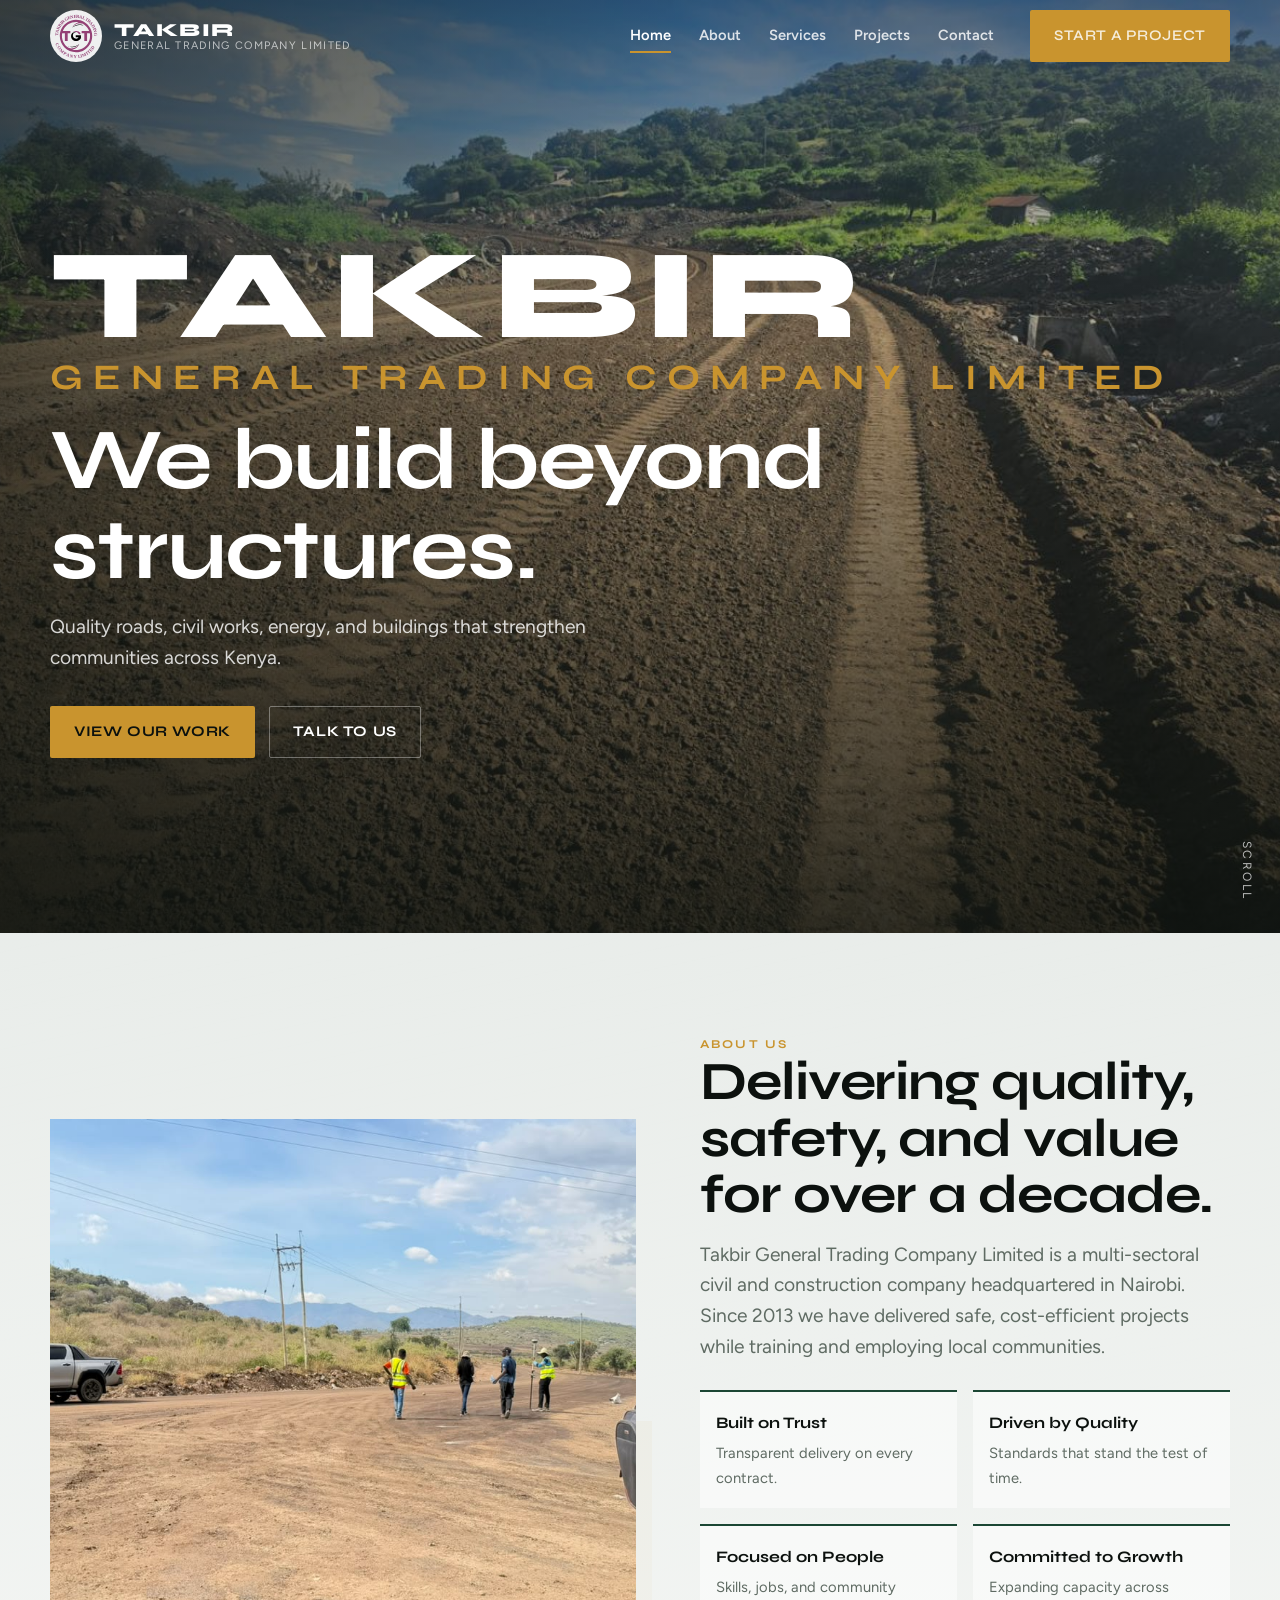
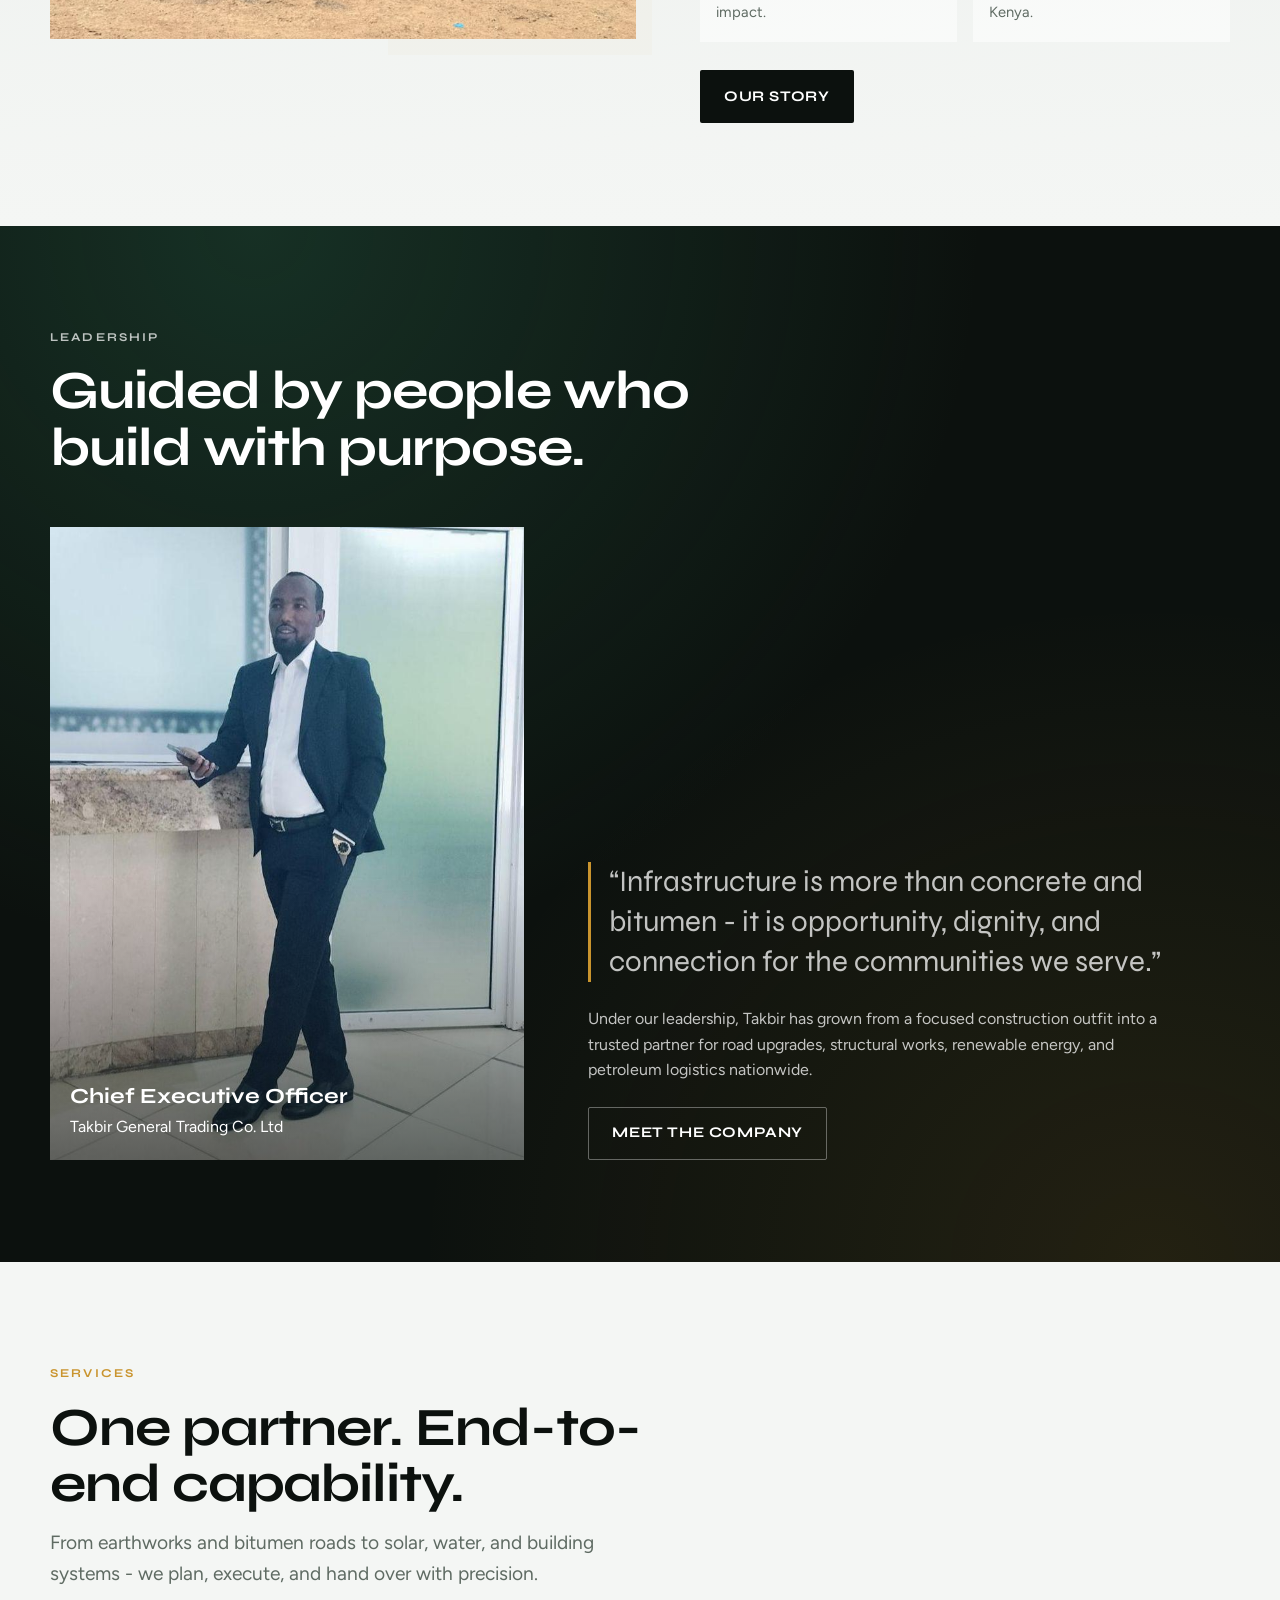
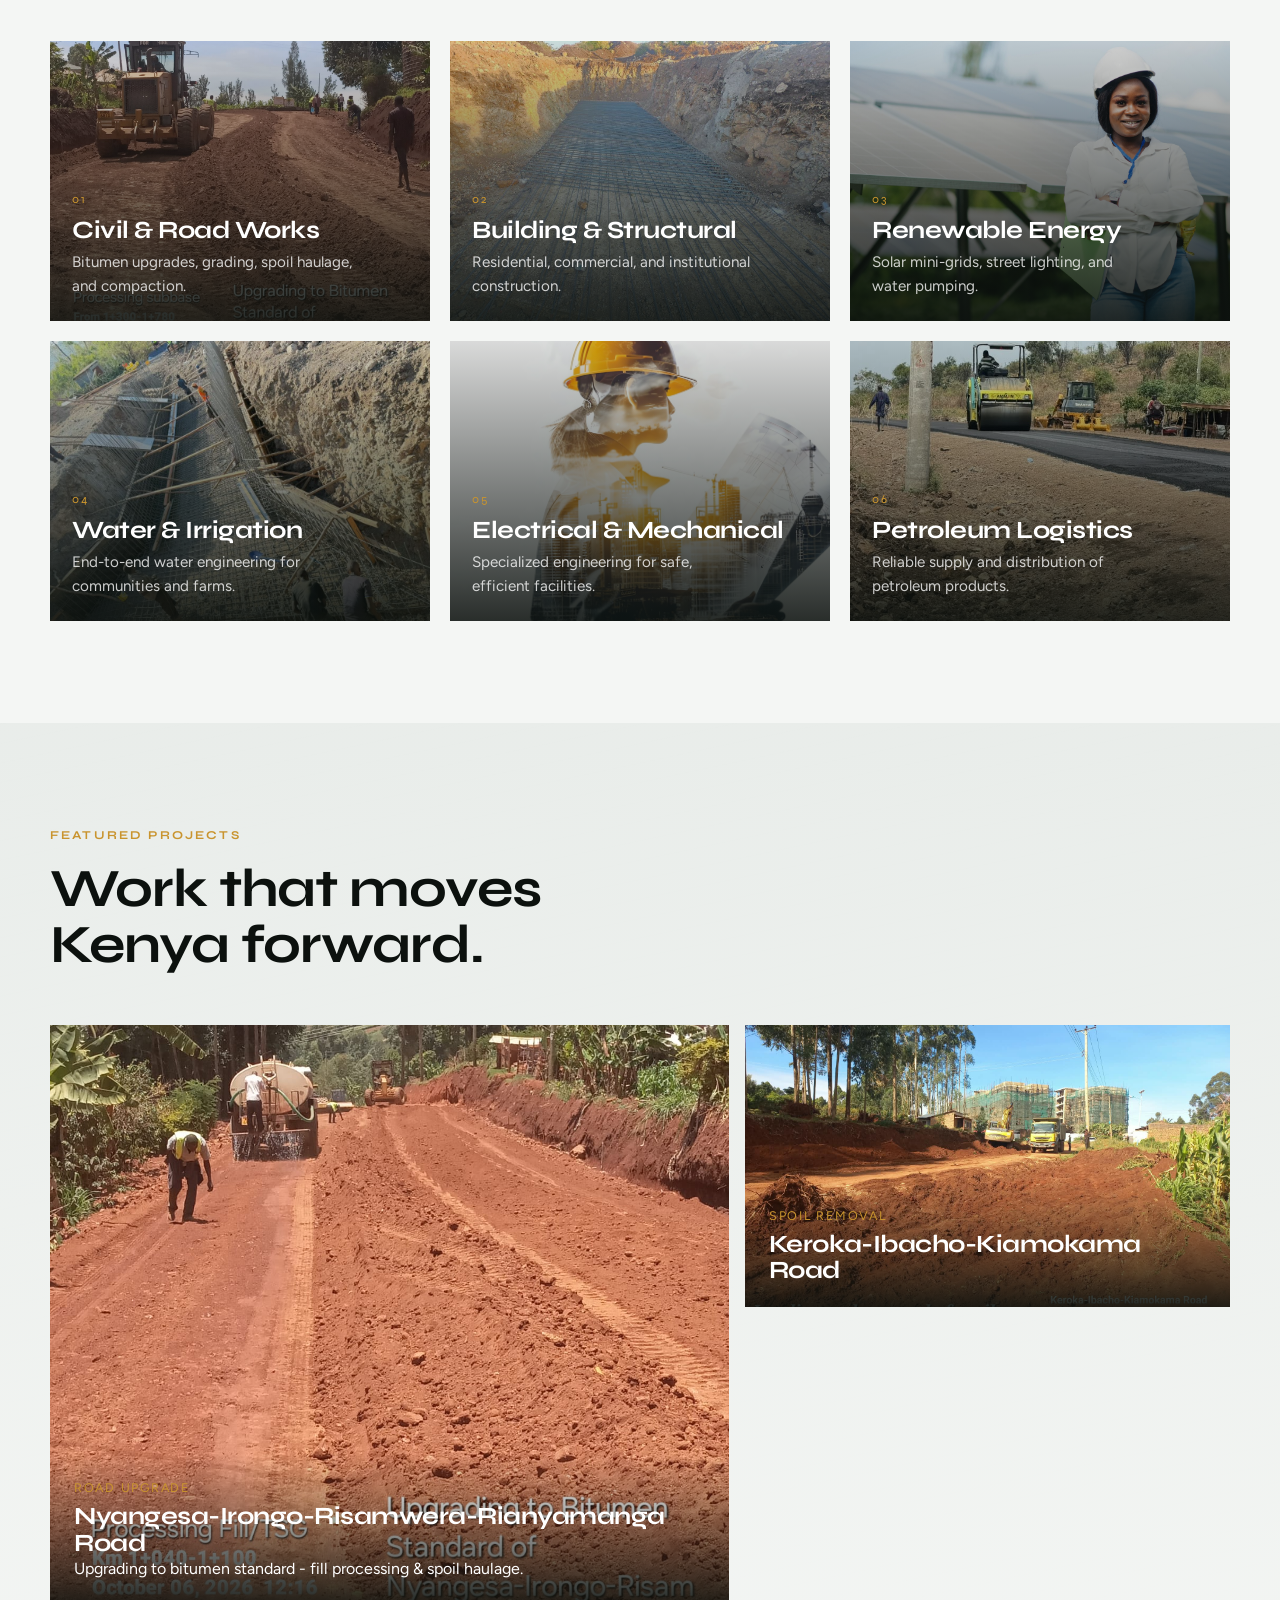
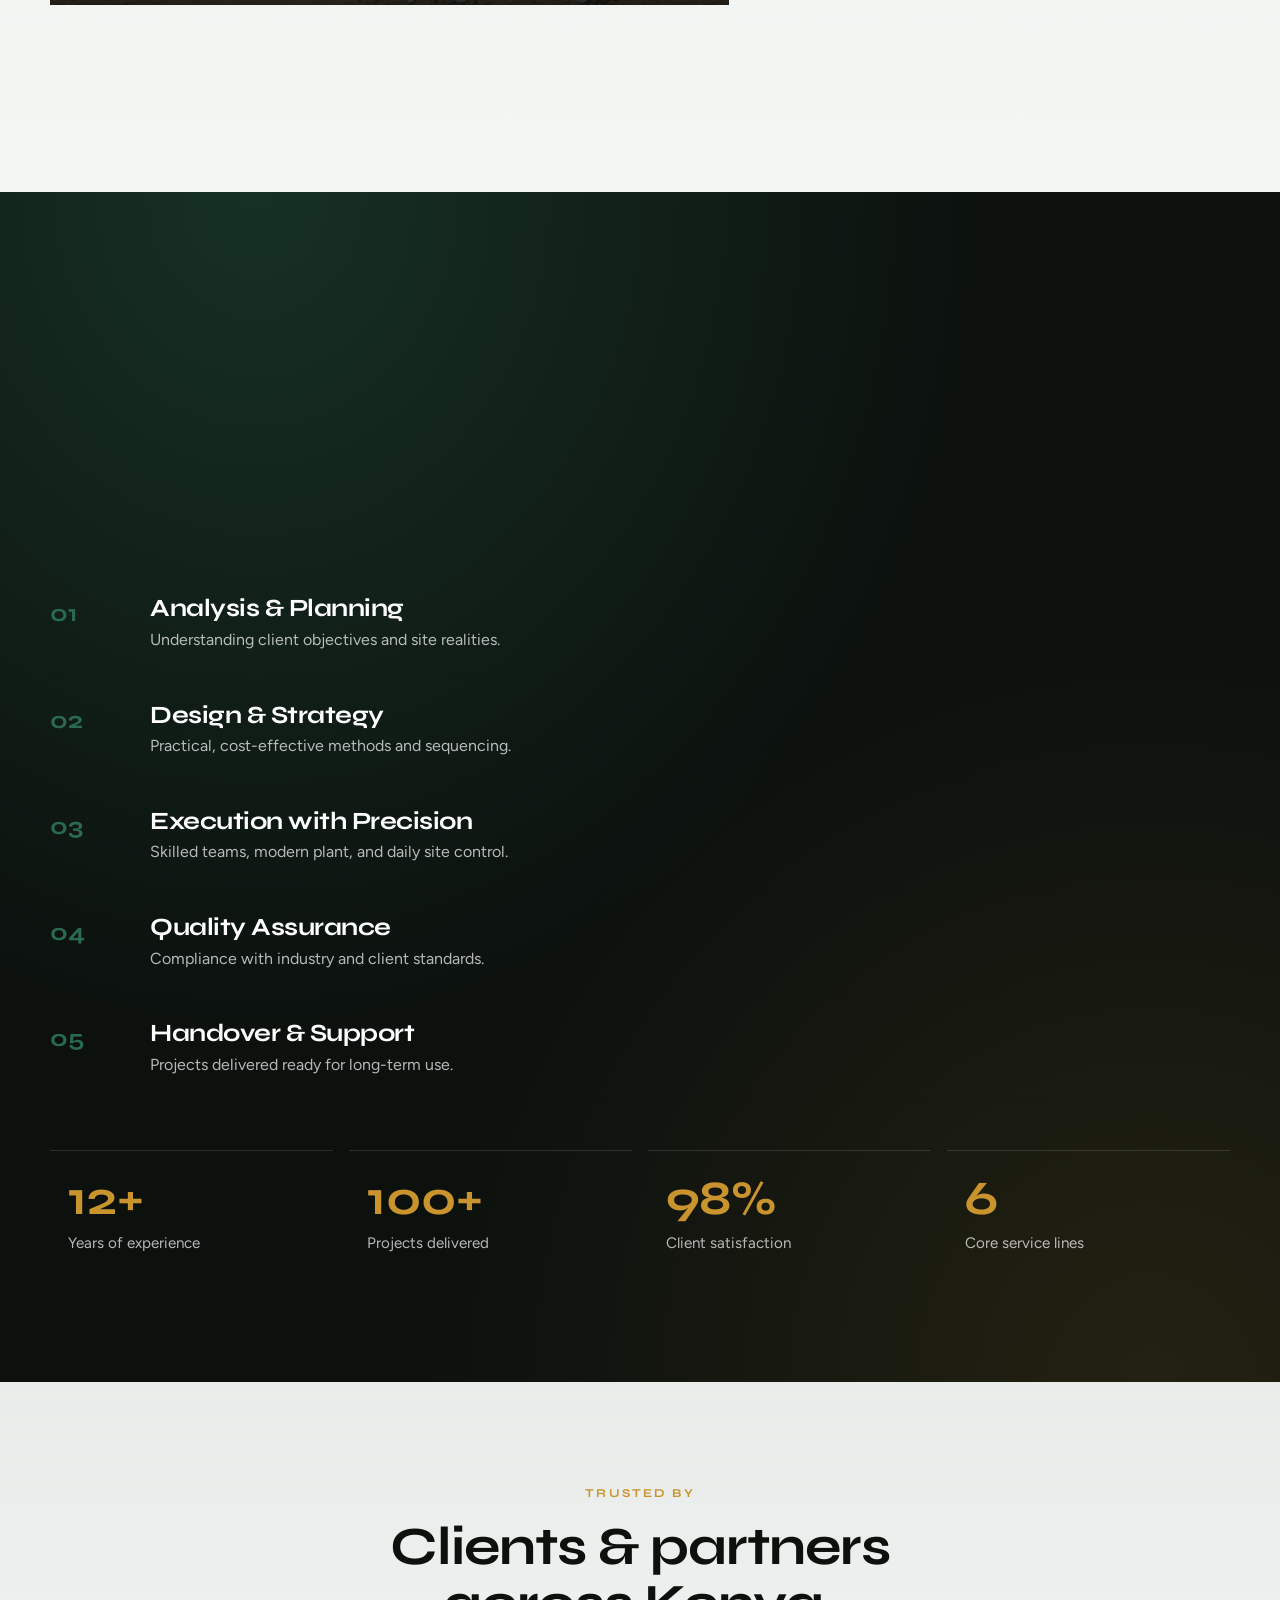
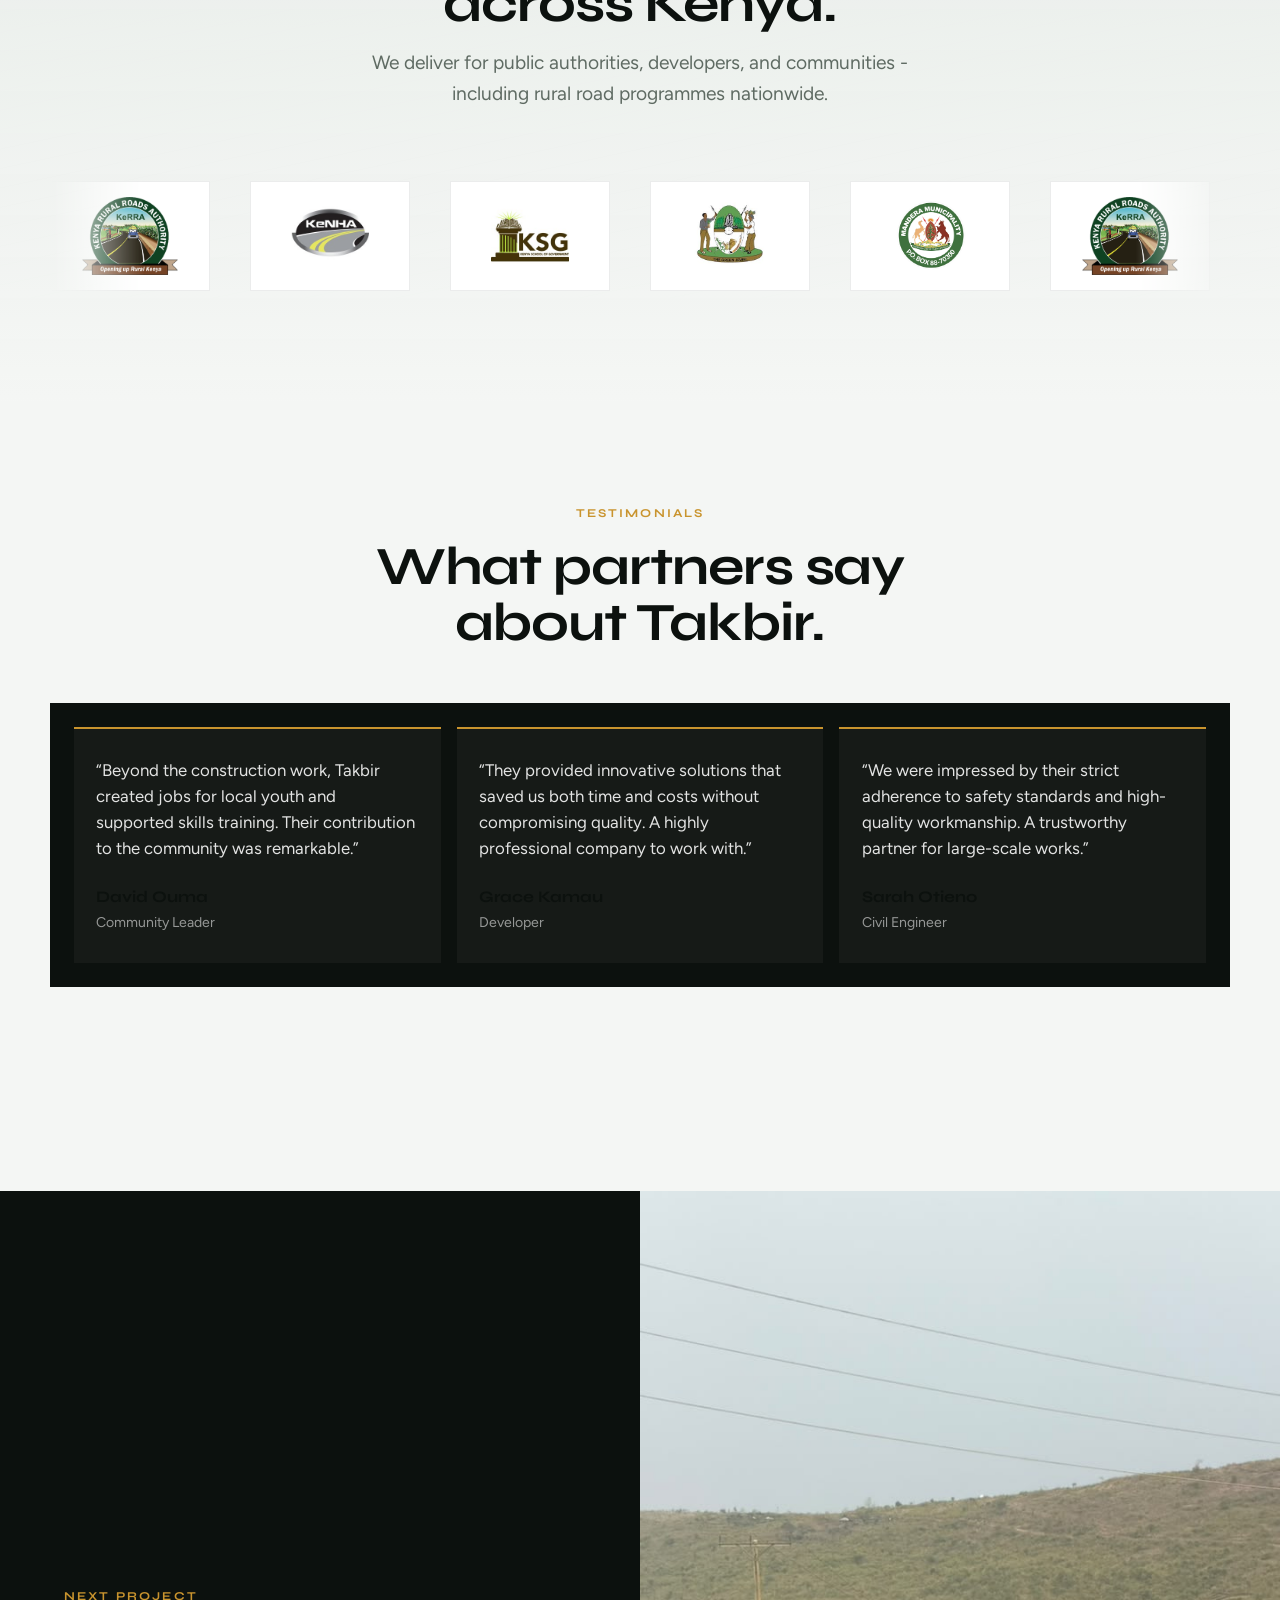
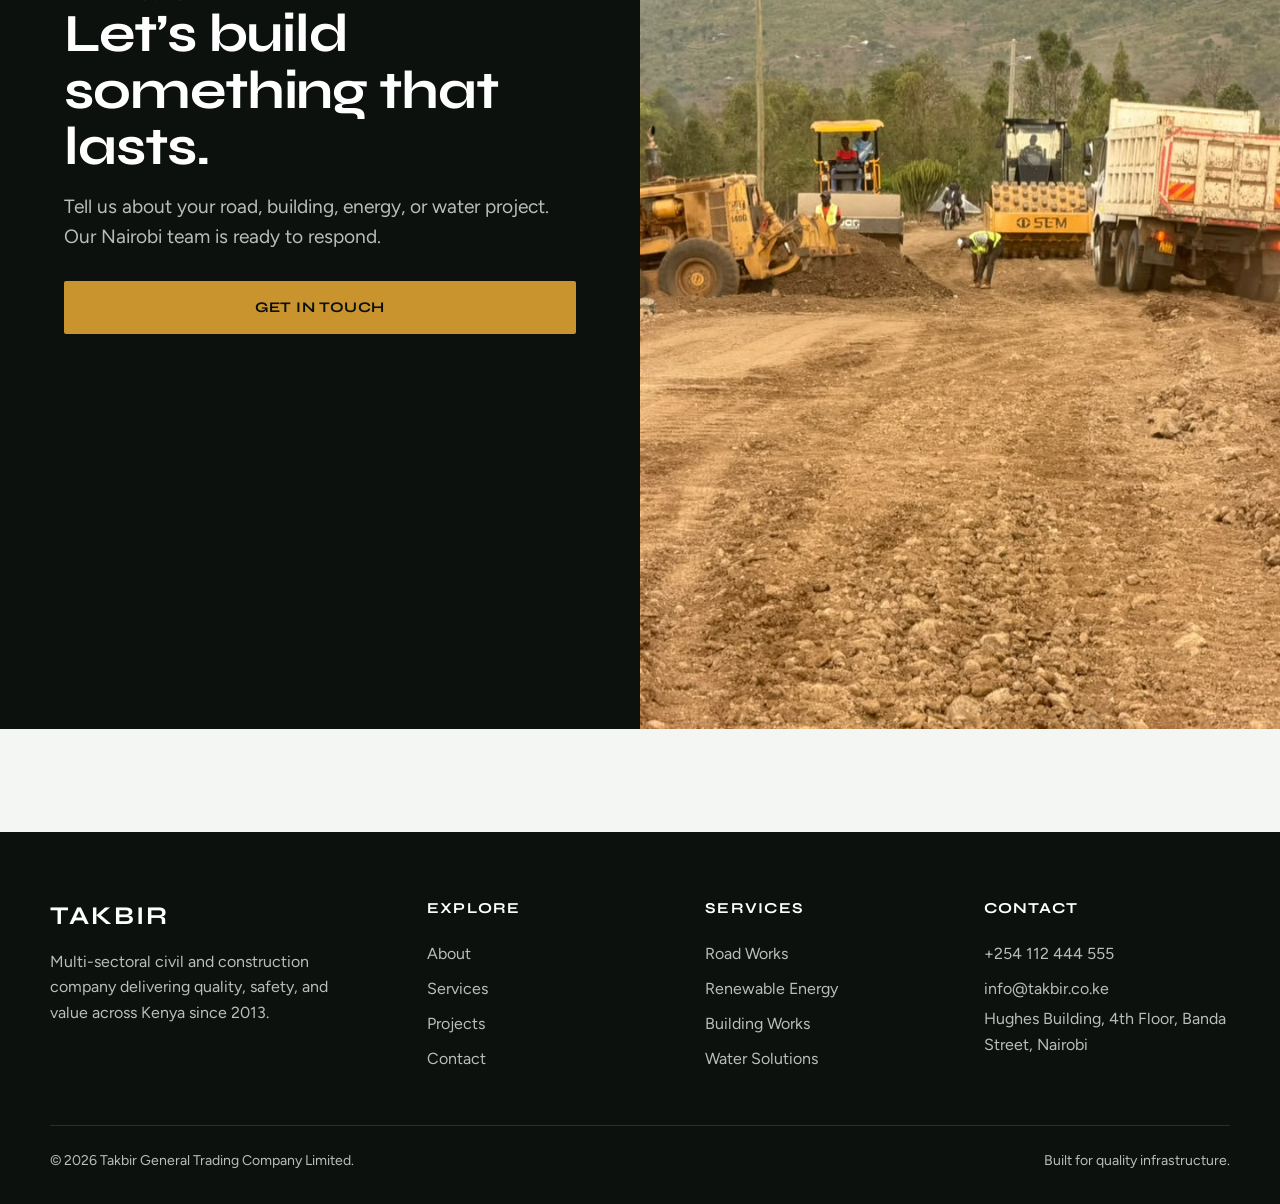
<file: index.html>
﻿<!DOCTYPE html>
<html lang="en">
  <head>
    <meta charset="UTF-8" />
    <meta name="viewport" content="width=device-width, initial-scale=1.0" />
    <title>Takbir General Trading Company LTD | Construction & Infrastructure</title>
    <meta
      name="description"
      content="Takbir delivers civil engineering, road works, renewable energy, water solutions, and building construction across Kenya."
    />
    <link rel="preconnect" href="https://fonts.googleapis.com" />
    <link rel="preconnect" href="https://fonts.gstatic.com" crossorigin />
    <link
      href="https://fonts.googleapis.com/css2?family=Figtree:wght@400;500;600;700&family=Syne:wght@600;700;800&display=swap"
      rel="stylesheet"
    />
    <link rel="icon" href="favicon.jpg" />
    <link rel="stylesheet" href="styles.css" />
  </head>
  <body>
    <header class="site-header">
      <div class="container nav-bar">
        <a class="logo" href="index.html" aria-label="Takbir home">
          <img src="logo.svg" alt="Takbir logo" />
          <div class="logo-text">
            <strong>TAKBIR</strong>
            <span>General Trading Company limited</span>
          </div>
        </a>
        <nav class="nav-links" aria-label="Primary">
          <a class="active" href="index.html">Home</a>
          <a href="about.html">About</a>
          <a href="services.html">Services</a>
          <a href="projects.html">Projects</a>
          <a href="contact.html">Contact</a>
          <a class="btn btn-primary" href="contact.html">Start a Project</a>
        </nav>
        <button class="menu-toggle" aria-label="Open menu" aria-expanded="false">
          <span></span><span></span><span></span>
        </button>
      </div>
    </header>

    <main>
      <section class="hero">
        <div class="hero-media" aria-hidden="true">
          <img
            src="graded-curve.jpg"
            alt="Freshly graded road corridor through green Kenyan hills"
          />
        </div>
        <div class="hero-overlay"></div>
        <div class="container hero-content">
          <p class="brand-hero">
            Takbir
            <span>General Trading Company Limited</span>
          </p>
          <h1>We build beyond structures.</h1>
          <p class="lead">
            Quality roads, civil works, energy, and buildings that strengthen
            communities across Kenya.
          </p>
          <div class="btn-group">
            <a class="btn btn-primary" href="projects.html">View Our Work</a>
            <a class="btn btn-ghost" href="contact.html">Talk to Us</a>
          </div>
        </div>
        <div class="hero-scroll">Scroll</div>
      </section>

      <section class="section-paper">
        <div class="container about-grid">
          <div class="about-visual reveal">
            <img
              src="survey-team.jpg"
              alt="Takbir field team surveying a rural road corridor"
            />
          </div>
          <div class="reveal reveal-delay-1">
            <p class="eyebrow">About Us</p>
            <h2>Delivering quality, safety, and value for over a decade.</h2>
            <p class="lead" style="margin: 1rem 0 1.25rem">
              Takbir General Trading Company Limited is a multi-sectoral civil
              and construction company headquartered in Nairobi. Since 2013 we
              have delivered safe, cost-efficient projects while training and
              employing local communities.
            </p>
            <div class="values">
              <div class="value-item">
                <strong>Built on Trust</strong>
                <span>Transparent delivery on every contract.</span>
              </div>
              <div class="value-item">
                <strong>Driven by Quality</strong>
                <span>Standards that stand the test of time.</span>
              </div>
              <div class="value-item">
                <strong>Focused on People</strong>
                <span>Skills, jobs, and community impact.</span>
              </div>
              <div class="value-item">
                <strong>Committed to Growth</strong>
                <span>Expanding capacity across Kenya.</span>
              </div>
            </div>
            <div style="margin-top: 1.75rem">
              <a class="btn btn-dark" href="about.html">Our Story</a>
            </div>
          </div>
        </div>
      </section>

      <section class="section-dark">
        <div class="container">
          <div class="section-head reveal">
            <p class="eyebrow">Leadership</p>
            <h2>Guided by people who build with purpose.</h2>
          </div>
          <div class="ceo-grid">
            <div class="ceo-photo reveal">
              <img src="ceo.jpeg" alt="Chief Executive Officer of Takbir" />
              <div class="ceo-meta">
                <strong>Chief Executive Officer</strong>
                <span>Takbir General Trading Co. Ltd</span>
              </div>
            </div>
            <div class="ceo-copy reveal reveal-delay-1">
              <p class="ceo-quote">
                “Infrastructure is more than concrete and bitumen - it is
                opportunity, dignity, and connection for the communities we
                serve.”
              </p>
              <p>
                Under our leadership, Takbir has grown from a focused
                construction outfit into a trusted partner for road upgrades,
                structural works, renewable energy, and petroleum logistics
                nationwide.
              </p>
              <a class="btn btn-ghost" href="about.html">Meet the Company</a>
            </div>
          </div>
        </div>
      </section>

      <section>
        <div class="container">
          <div class="section-head reveal">
            <p class="eyebrow">Services</p>
            <h2>One partner. End-to-end capability.</h2>
            <p class="lead">
              From earthworks and bitumen roads to solar, water, and building
              systems - we plan, execute, and hand over with precision.
            </p>
          </div>
          <div class="services-grid">
            <a class="service-tile reveal" href="services.html">
              <img src="project-grader.jpg" alt="Motor grader processing road subbase" />
              <div class="service-body">
                <div class="service-index">01</div>
                <h3>Civil &amp; Road Works</h3>
                <p>Bitumen upgrades, grading, spoil haulage, and compaction.</p>
              </div>
            </a>
            <a class="service-tile reveal reveal-delay-1" href="services.html">
              <img src="foundation-rebar.jpg" alt="Steel reinforcement for foundation works" />
              <div class="service-body">
                <div class="service-index">02</div>
                <h3>Building &amp; Structural</h3>
                <p>Residential, commercial, and institutional construction.</p>
              </div>
            </a>
            <a class="service-tile reveal reveal-delay-2" href="services.html">
              <img src="solar-energy.jpg" alt="Technician inspecting solar panels" />
              <div class="service-body">
                <div class="service-index">03</div>
                <h3>Renewable Energy</h3>
                <p>Solar mini-grids, street lighting, and water pumping.</p>
              </div>
            </a>
            <a class="service-tile reveal" href="services.html">
              <img src="rebar-trench.jpg" alt="Large reinforced concrete trench structure" />
              <div class="service-body">
                <div class="service-index">04</div>
                <h3>Water &amp; Irrigation</h3>
                <p>End-to-end water engineering for communities and farms.</p>
              </div>
            </a>
            <a class="service-tile reveal reveal-delay-1" href="services.html">
              <img src="engineering.jpg" alt="Engineer reviewing blueprints" />
              <div class="service-body">
                <div class="service-index">05</div>
                <h3>Electrical &amp; Mechanical</h3>
                <p>Specialized engineering for safe, efficient facilities.</p>
              </div>
            </a>
            <a class="service-tile reveal reveal-delay-2" href="services.html">
              <img src="asphalt-paving.jpg" alt="Asphalt paving and compaction underway" />
              <div class="service-body">
                <div class="service-index">06</div>
                <h3>Petroleum Logistics</h3>
                <p>Reliable supply and distribution of petroleum products.</p>
              </div>
            </a>
          </div>
        </div>
      </section>

      <section class="section-paper">
        <div class="container">
          <div class="section-head reveal">
            <p class="eyebrow">Featured Projects</p>
            <h2>Work that moves Kenya forward.</h2>
          </div>
          <div class="projects-showcase">
            <article class="project-feature reveal">
              <img
                src="project-fill.jpg"
                alt="Water truck and grader processing fill on Nyangesa road"
              />
              <div class="project-caption">
                <span>Road Upgrade</span>
                <h3>Nyangesa-Irongo-Risamwera-Rianyamanga Road</h3>
                <p>Upgrading to bitumen standard - fill processing &amp; spoil haulage.</p>
              </div>
            </article>
            <div class="project-stack">
              <article class="reveal reveal-delay-1">
                <img
                  src="project-keroka.jpg"
                  alt="Excavator and dump truck on Keroka-Ibacho-Kiamokama Road"
                />
                <div class="project-caption">
                  <span>Spoil Removal</span>
                  <h3>Keroka-Ibacho-Kiamokama Road</h3>
                </div>
              </article>
              <article class="reveal reveal-delay-2">
                <img src="excavator-load.jpg" alt="Excavator loading dump truck with soil" />
                <div class="project-caption">
                  <span>Earthworks</span>
                  <h3>Heavy excavation &amp; haulage operations</h3>
                </div>
              </article>
            </div>
          </div>
          <div style="margin-top: 2rem" class="reveal">
            <a class="btn btn-dark" href="projects.html">Explore All Projects</a>
          </div>
        </div>
      </section>

      <section class="section-dark">
        <div class="container">
          <div class="section-head reveal">
            <p class="eyebrow">How We Work</p>
            <h2>A clear process. Measurable results.</h2>
            <p class="lead">
              Every project follows a structured path from brief to handover -
              protecting quality, safety, and your investment.
            </p>
          </div>
          <ol class="process-list" style="color: var(--white)">
            <li class="reveal">
              <div>
                <h3>Analysis &amp; Planning</h3>
                <p style="color: rgba(255,255,255,0.7)">Understanding client objectives and site realities.</p>
              </div>
            </li>
            <li class="reveal reveal-delay-1">
              <div>
                <h3>Design &amp; Strategy</h3>
                <p style="color: rgba(255,255,255,0.7)">Practical, cost-effective methods and sequencing.</p>
              </div>
            </li>
            <li class="reveal">
              <div>
                <h3>Execution with Precision</h3>
                <p style="color: rgba(255,255,255,0.7)">Skilled teams, modern plant, and daily site control.</p>
              </div>
            </li>
            <li class="reveal reveal-delay-1">
              <div>
                <h3>Quality Assurance</h3>
                <p style="color: rgba(255,255,255,0.7)">Compliance with industry and client standards.</p>
              </div>
            </li>
            <li class="reveal">
              <div>
                <h3>Handover &amp; Support</h3>
                <p style="color: rgba(255,255,255,0.7)">Projects delivered ready for long-term use.</p>
              </div>
            </li>
          </ol>
          <div class="stats-row">
            <div class="stat reveal">
              <strong>12+</strong>
              <span>Years of experience</span>
            </div>
            <div class="stat reveal reveal-delay-1">
              <strong>100+</strong>
              <span>Projects delivered</span>
            </div>
            <div class="stat reveal reveal-delay-2">
              <strong>98%</strong>
              <span>Client satisfaction</span>
            </div>
            <div class="stat reveal reveal-delay-3">
              <strong>6</strong>
              <span>Core service lines</span>
            </div>
          </div>
        </div>
      </section>

      <section class="section-paper" id="clients">
        <div class="container">
          <div class="section-head center reveal">
            <p class="eyebrow">Trusted By</p>
            <h2>Clients &amp; partners across Kenya.</h2>
            <p class="lead" style="margin-inline: auto">
              We deliver for public authorities, developers, and communities -
              including rural road programmes nationwide.
            </p>
          </div>
          <div class="clients-marquee reveal" aria-label="Our clients">
            <div class="clients-track">
              <a class="client-logo" href="https://kerra.go.ke/" target="_blank" rel="noopener noreferrer" aria-label="KeRRA">
                <img src="client-kerra.png" alt="Kenya Rural Roads Authority (KeRRA)" />
              </a>
              <a class="client-logo" href="https://kenha.co.ke/" target="_blank" rel="noopener noreferrer" aria-label="KeNHA">
                <img src="client-kenha.jpeg" alt="Kenya National Highways Authority (KeNHA)" />
              </a>
              <a class="client-logo" href="https://ksg.ac.ke/" target="_blank" rel="noopener noreferrer" aria-label="Kenya School of Government">
                <img src="client-ksg.jpeg" alt="Kenya School of Government" />
              </a>
              <a class="client-logo" href="https://kakamega.go.ke/" target="_blank" rel="noopener noreferrer" aria-label="Kakamega County">
                <img src="client-kakamega.jpeg" alt="County Government of Kakamega" />
              </a>
              <a class="client-logo" href="https://mandera.go.ke/" target="_blank" rel="noopener noreferrer" aria-label="Mandera County">
                <img src="client-mandera.png" alt="County Government of Mandera" />
              </a>
              <a class="client-logo" href="https://kerra.go.ke/" target="_blank" rel="noopener noreferrer" tabindex="-1" aria-hidden="true">
                <img src="client-kerra.png" alt="" />
              </a>
              <a class="client-logo" href="https://kenha.co.ke/" target="_blank" rel="noopener noreferrer" tabindex="-1" aria-hidden="true">
                <img src="client-kenha.jpeg" alt="" />
              </a>
              <a class="client-logo" href="https://ksg.ac.ke/" target="_blank" rel="noopener noreferrer" tabindex="-1" aria-hidden="true">
                <img src="client-ksg.jpeg" alt="" />
              </a>
              <a class="client-logo" href="https://kakamega.go.ke/" target="_blank" rel="noopener noreferrer" tabindex="-1" aria-hidden="true">
                <img src="client-kakamega.jpeg" alt="" />
              </a>
              <a class="client-logo" href="https://mandera.go.ke/" target="_blank" rel="noopener noreferrer" tabindex="-1" aria-hidden="true">
                <img src="client-mandera.png" alt="" />
              </a>
            </div>
          </div>
        </div>
      </section>

      <section>
        <div class="container">
          <div class="section-head center reveal">
            <p class="eyebrow">Testimonials</p>
            <h2>What partners say about Takbir.</h2>
          </div>
          <div class="testimonials" style="background: var(--ink); padding: 1.5rem; gap: 1rem">
            <article class="testimonial reveal">
              <p>
                “Beyond the construction work, Takbir created jobs for local
                youth and supported skills training. Their contribution to the
                community was remarkable.”
              </p>
              <strong>David Ouma</strong>
              <span>Community Leader</span>
            </article>
            <article class="testimonial reveal reveal-delay-1">
              <p>
                “They provided innovative solutions that saved us both time and
                costs without compromising quality. A highly professional
                company to work with.”
              </p>
              <strong>Grace Kamau</strong>
              <span>Developer</span>
            </article>
            <article class="testimonial reveal reveal-delay-2">
              <p>
                “We were impressed by their strict adherence to safety standards
                and high-quality workmanship. A trustworthy partner for
                large-scale works.”
              </p>
              <strong>Sarah Otieno</strong>
              <span>Civil Engineer</span>
            </article>
          </div>
        </div>
      </section>

      <section class="split-band">
        <div class="copy reveal">
          <p class="eyebrow">Next Project</p>
          <h2>Let’s build something that lasts.</h2>
          <p class="lead">
            Tell us about your road, building, energy, or water project. Our
            Nairobi team is ready to respond.
          </p>
          <a class="btn btn-primary" href="contact.html">Get in Touch</a>
        </div>
        <div class="media">
          <img src="compaction-fleet.jpg" alt="Graders and rollers on an active road site" />
        </div>
      </section>
    </main>

    <footer class="site-footer">
      <div class="container footer-grid">
        <div class="footer-brand">
          <strong>TAKBIR</strong>
          <p>
            Multi-sectoral civil and construction company delivering quality,
            safety, and value across Kenya since 2013.
          </p>
        </div>
        <div class="footer-col">
          <h4>Explore</h4>
          <a href="about.html">About</a>
          <a href="services.html">Services</a>
          <a href="projects.html">Projects</a>
          <a href="contact.html">Contact</a>
        </div>
        <div class="footer-col">
          <h4>Services</h4>
          <a href="services.html">Road Works</a>
          <a href="services.html">Renewable Energy</a>
          <a href="services.html">Building Works</a>
          <a href="services.html">Water Solutions</a>
        </div>
        <div class="footer-col">
          <h4>Contact</h4>
          <a href="tel:+254112444555">+254 112 444 555</a>
          <a href="mailto:info@takbir.co.ke">info@takbir.co.ke</a>
          <p>Hughes Building, 4th Floor, Banda Street, Nairobi</p>
        </div>
      </div>
      <div class="container footer-bottom">
        <span>© 2026 Takbir General Trading Company Limited.</span>
        <span>Built for quality infrastructure.</span>
      </div>
    </footer>

    <script src="main.js"></script>
  </body>
</html>
</file>
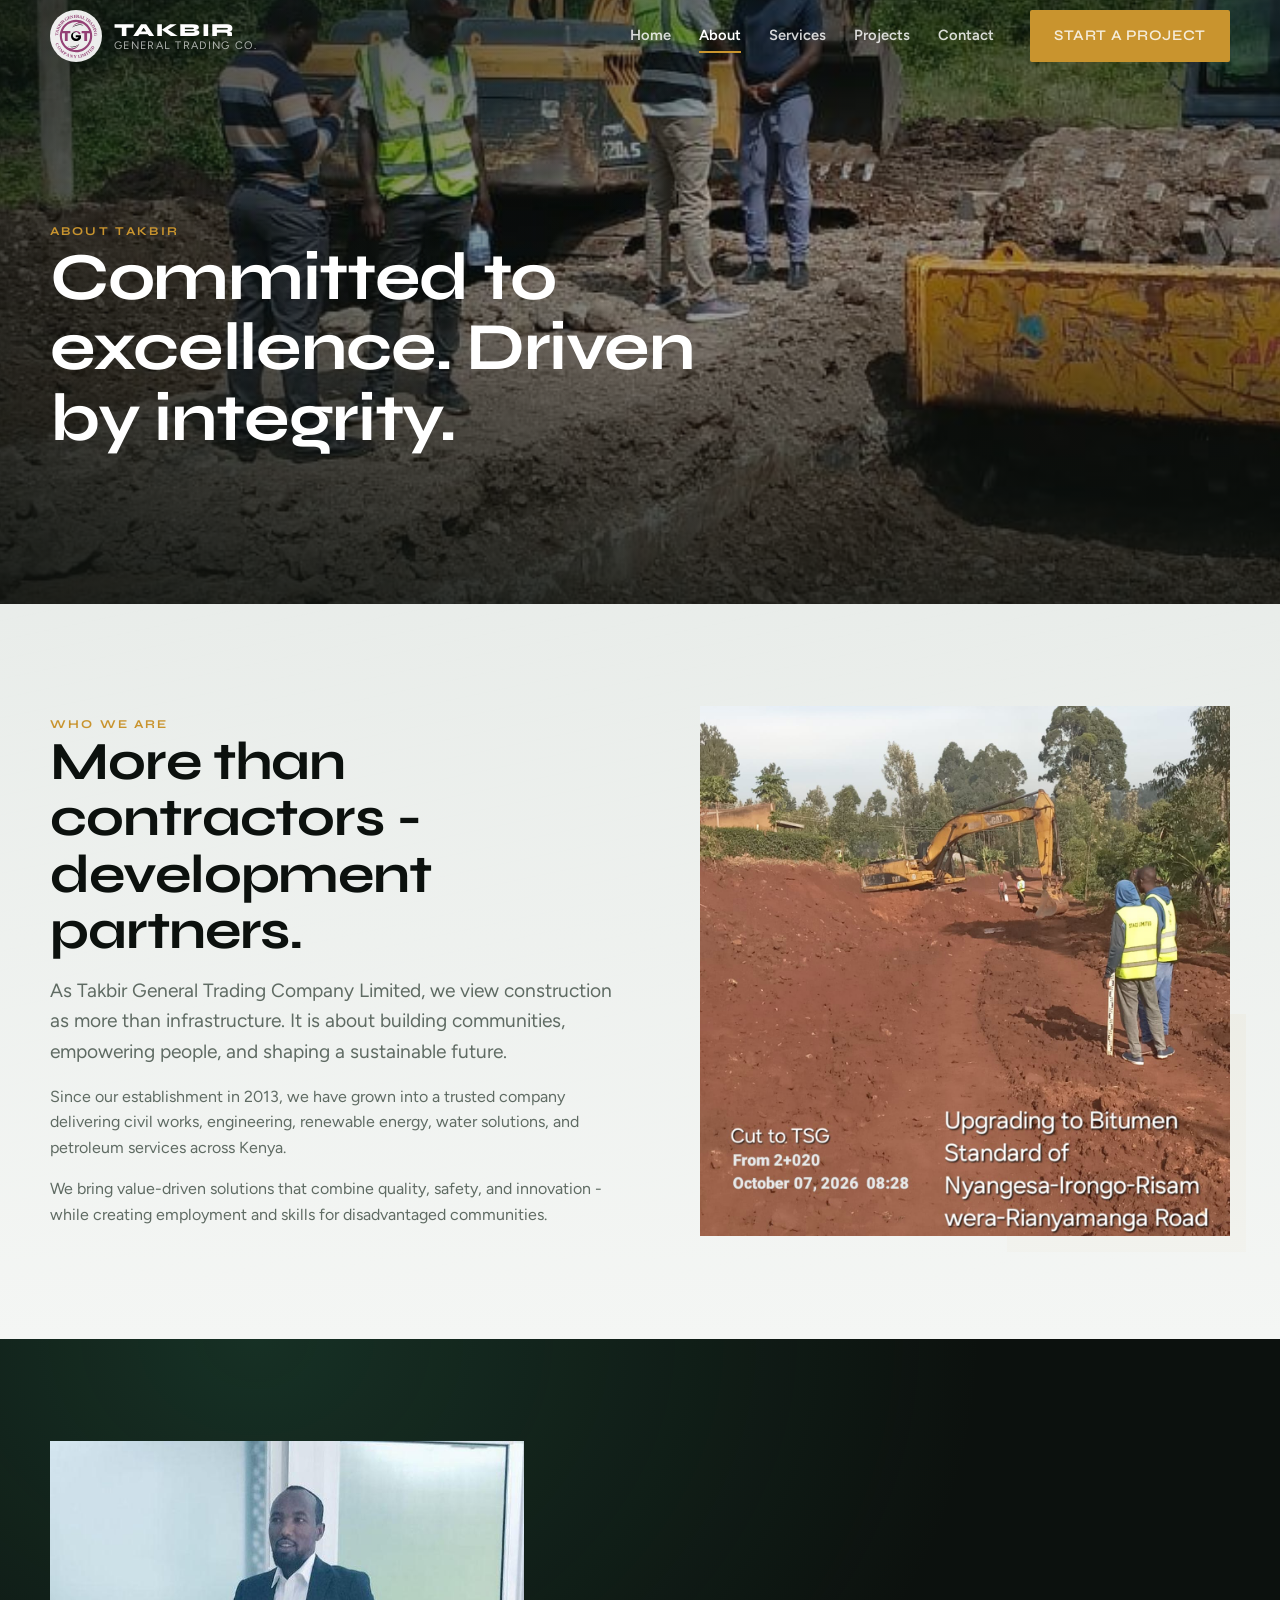
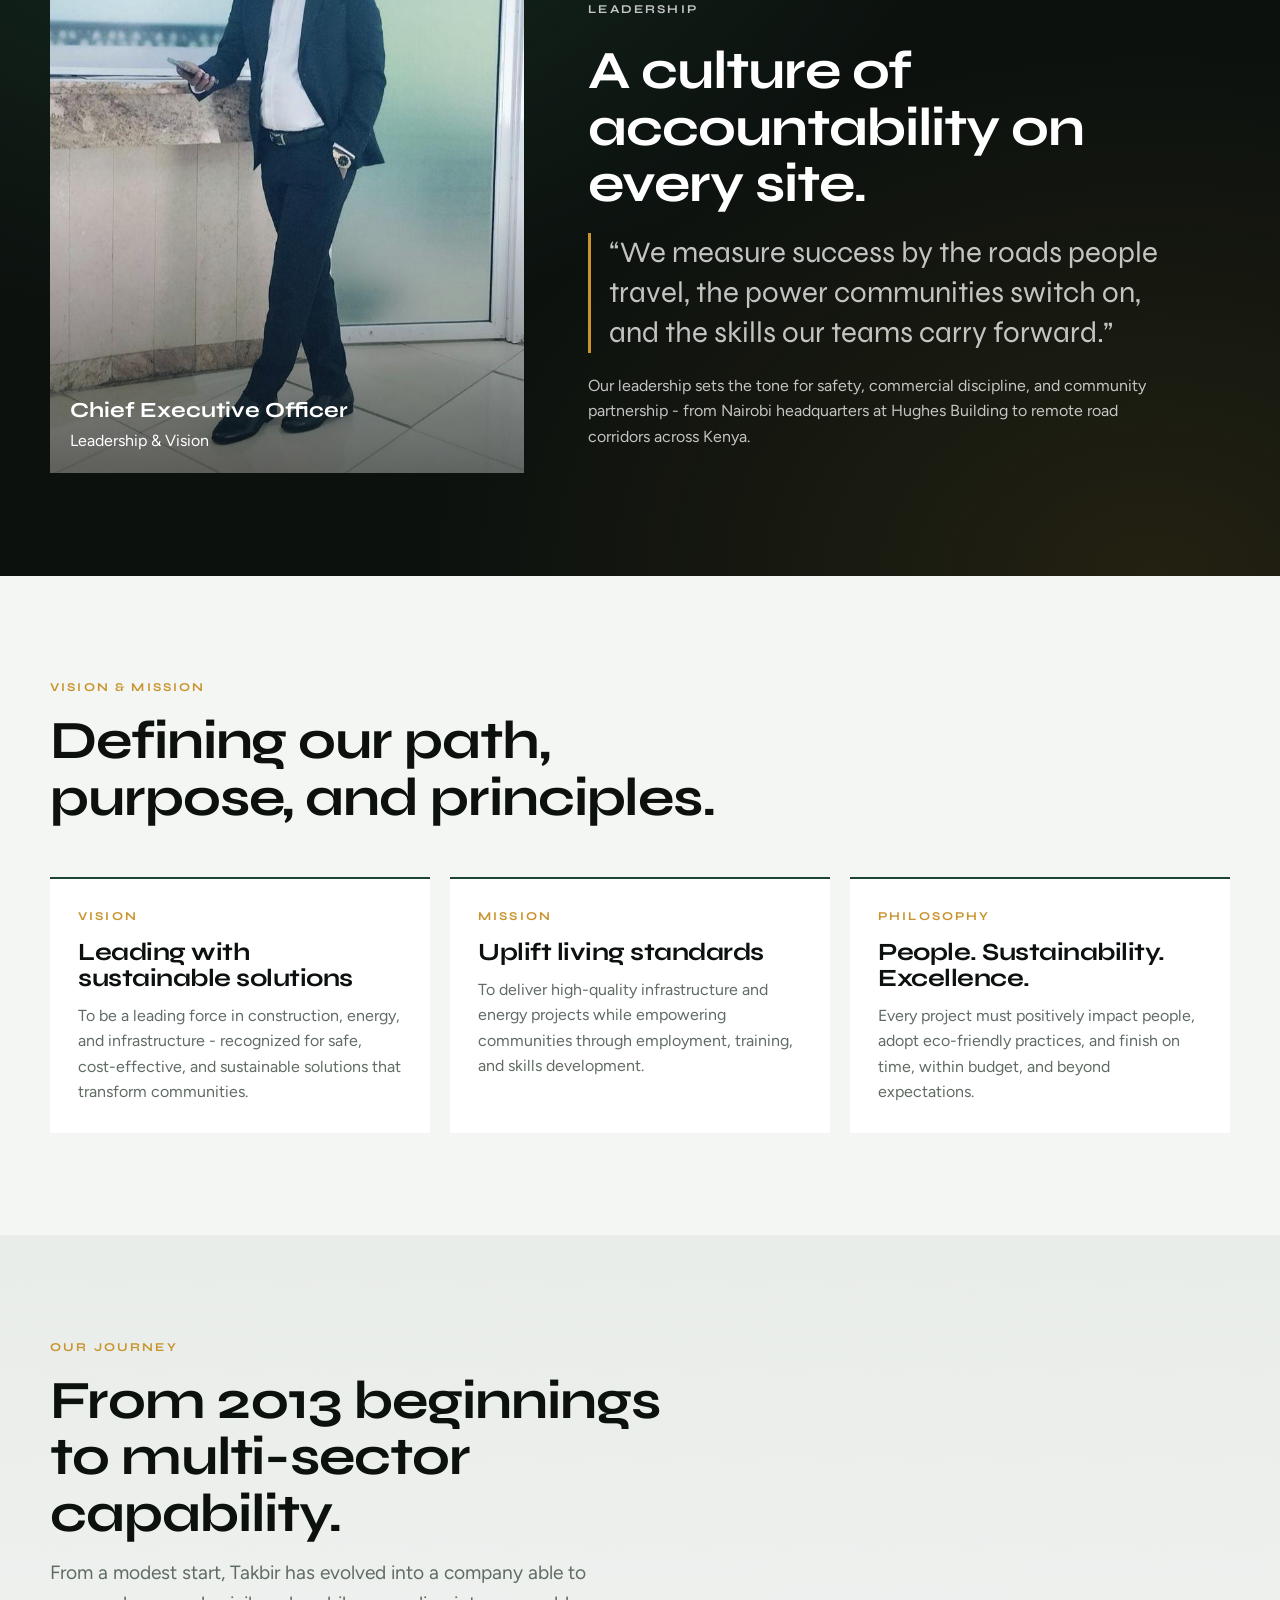
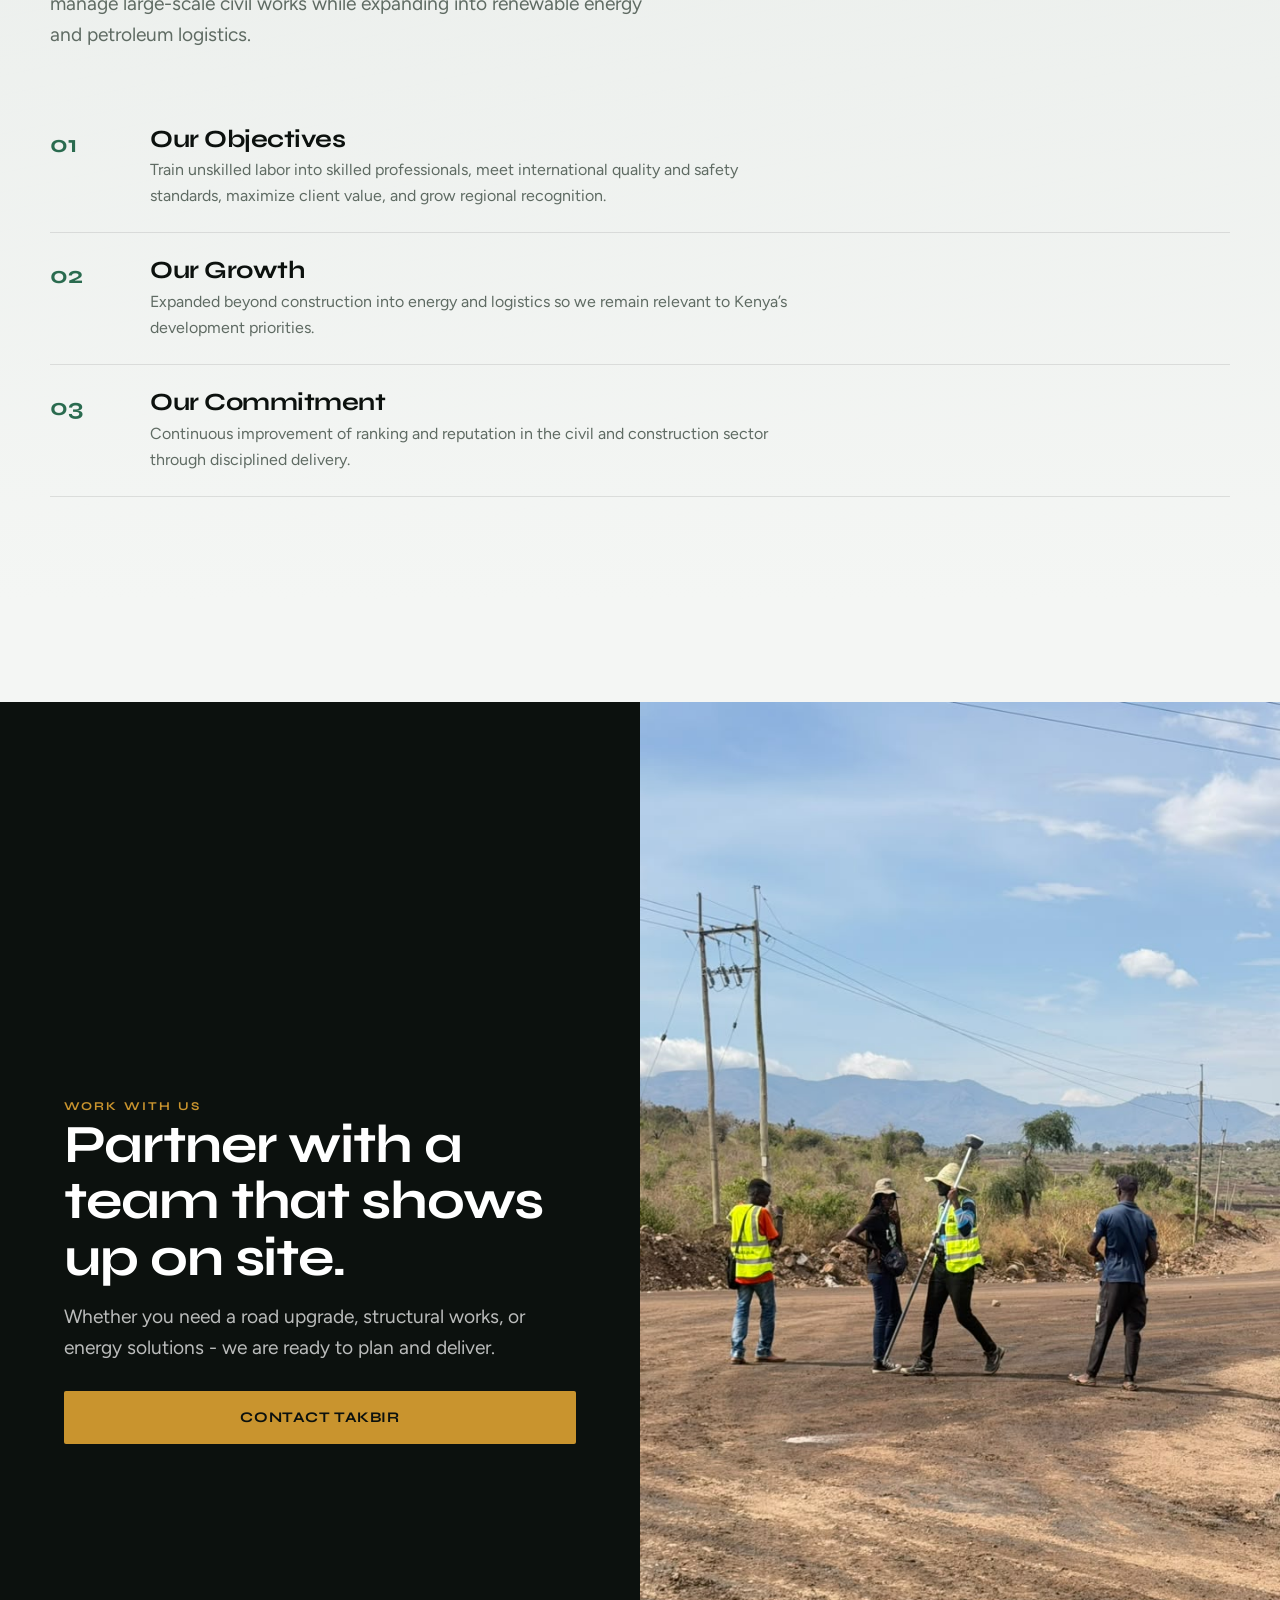
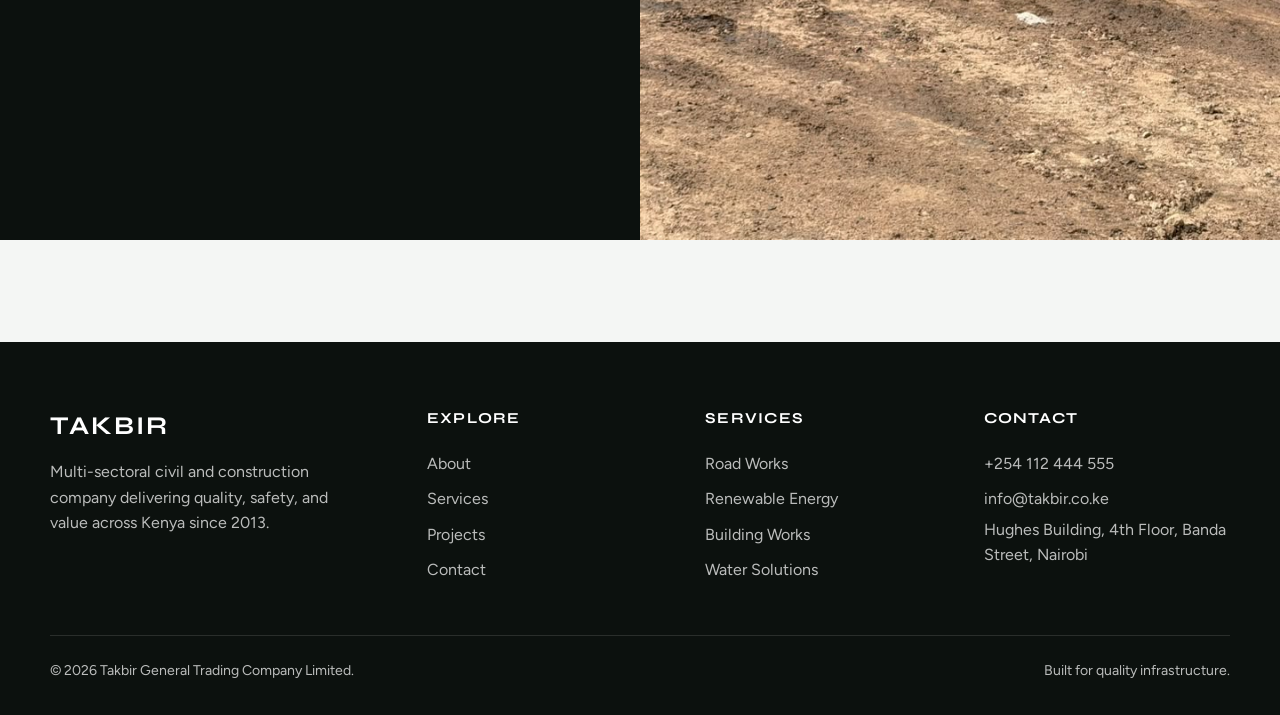
<file: about.html>
﻿<!DOCTYPE html>
<html lang="en">
  <head>
    <meta charset="UTF-8" />
    <meta name="viewport" content="width=device-width, initial-scale=1.0" />
    <title>About Us | Takbir General Trading Company LTD</title>
    <meta
      name="description"
      content="Learn about Takbir - a Nairobi-based multi-sectoral construction and civil engineering company founded in 2013."
    />
    <link rel="preconnect" href="https://fonts.googleapis.com" />
    <link rel="preconnect" href="https://fonts.gstatic.com" crossorigin />
    <link
      href="https://fonts.googleapis.com/css2?family=Figtree:wght@400;500;600;700&family=Syne:wght@600;700;800&display=swap"
      rel="stylesheet"
    />
    <link rel="icon" href="favicon.jpg" />
    <link rel="stylesheet" href="styles.css" />
  </head>
  <body>
    <header class="site-header">
      <div class="container nav-bar">
        <a class="logo" href="index.html" aria-label="Takbir home">
          <img src="logo.svg" alt="Takbir logo" />
          <div class="logo-text">
            <strong>TAKBIR</strong>
            <span>General Trading Co.</span>
          </div>
        </a>
        <nav class="nav-links" aria-label="Primary">
          <a href="index.html">Home</a>
          <a class="active" href="about.html">About</a>
          <a href="services.html">Services</a>
          <a href="projects.html">Projects</a>
          <a href="contact.html">Contact</a>
          <a class="btn btn-primary" href="contact.html">Start a Project</a>
        </nav>
        <button class="menu-toggle" aria-label="Open menu" aria-expanded="false">
          <span></span><span></span><span></span>
        </button>
      </div>
    </header>

    <main>
      <section class="page-hero">
        <div class="hero-media" aria-hidden="true">
          <img src="team-inspect.jpg" alt="Takbir team inspecting a construction site" />
        </div>
        <div class="hero-overlay"></div>
        <div class="container hero-content">
          <p class="eyebrow">About Takbir</p>
          <h1>Committed to excellence. Driven by integrity.</h1>
        </div>
      </section>

      <section class="section-paper">
        <div class="container about-grid">
          <div class="reveal">
            <p class="eyebrow">Who We Are</p>
            <h2>More than contractors - development partners.</h2>
            <p class="lead" style="margin: 1rem 0">
              As Takbir General Trading Company Limited, we view construction as
              more than infrastructure. It is about building communities,
              empowering people, and shaping a sustainable future.
            </p>
            <p style="color: var(--muted); margin-bottom: 1rem">
              Since our establishment in 2013, we have grown into a trusted
              company delivering civil works, engineering, renewable energy,
              water solutions, and petroleum services across Kenya.
            </p>
            <p style="color: var(--muted)">
              We bring value-driven solutions that combine quality, safety, and
              innovation - while creating employment and skills for
              disadvantaged communities.
            </p>
          </div>
          <div class="about-visual reveal reveal-delay-1">
            <img src="cut-embankment.jpg" alt="Excavator cutting embankment with surveyors on site" />
          </div>
        </div>
      </section>

      <section class="section-dark">
        <div class="container ceo-grid">
          <div class="ceo-photo reveal">
            <img src="ceo.jpeg" alt="Chief Executive Officer of Takbir" />
            <div class="ceo-meta">
              <strong>Chief Executive Officer</strong>
              <span>Leadership &amp; Vision</span>
            </div>
          </div>
          <div class="ceo-copy reveal reveal-delay-1">
            <p class="eyebrow">Leadership</p>
            <h2>A culture of accountability on every site.</h2>
            <p class="ceo-quote" style="margin: 1.25rem 0">
              “We measure success by the roads people travel, the power
              communities switch on, and the skills our teams carry forward.”
            </p>
            <p>
              Our leadership sets the tone for safety, commercial discipline,
              and community partnership - from Nairobi headquarters at Hughes
              Building to remote road corridors across Kenya.
            </p>
          </div>
        </div>
      </section>

      <section>
        <div class="container">
          <div class="section-head reveal">
            <p class="eyebrow">Vision &amp; Mission</p>
            <h2>Defining our path, purpose, and principles.</h2>
          </div>
          <div class="services-grid">
            <article class="value-item reveal" style="min-height: auto; padding: 1.75rem; background: var(--white)">
              <p class="eyebrow">Vision</p>
              <h3 style="margin: 0.75rem 0">Leading with sustainable solutions</h3>
              <p style="color: var(--muted)">
                To be a leading force in construction, energy, and
                infrastructure - recognized for safe, cost-effective, and
                sustainable solutions that transform communities.
              </p>
            </article>
            <article class="value-item reveal reveal-delay-1" style="min-height: auto; padding: 1.75rem; background: var(--white)">
              <p class="eyebrow">Mission</p>
              <h3 style="margin: 0.75rem 0">Uplift living standards</h3>
              <p style="color: var(--muted)">
                To deliver high-quality infrastructure and energy projects while
                empowering communities through employment, training, and skills
                development.
              </p>
            </article>
            <article class="value-item reveal reveal-delay-2" style="min-height: auto; padding: 1.75rem; background: var(--white)">
              <p class="eyebrow">Philosophy</p>
              <h3 style="margin: 0.75rem 0">People. Sustainability. Excellence.</h3>
              <p style="color: var(--muted)">
                Every project must positively impact people, adopt eco-friendly
                practices, and finish on time, within budget, and beyond
                expectations.
              </p>
            </article>
          </div>
        </div>
      </section>

      <section class="section-paper">
        <div class="container">
          <div class="section-head reveal">
            <p class="eyebrow">Our Journey</p>
            <h2>From 2013 beginnings to multi-sector capability.</h2>
            <p class="lead">
              From a modest start, Takbir has evolved into a company able to
              manage large-scale civil works while expanding into renewable
              energy and petroleum logistics.
            </p>
          </div>
          <ol class="process-list">
            <li class="reveal">
              <div>
                <h3>Our Objectives</h3>
                <p>
                  Train unskilled labor into skilled professionals, meet
                  international quality and safety standards, maximize client
                  value, and grow regional recognition.
                </p>
              </div>
            </li>
            <li class="reveal reveal-delay-1">
              <div>
                <h3>Our Growth</h3>
                <p>
                  Expanded beyond construction into energy and logistics so we
                  remain relevant to Kenya’s development priorities.
                </p>
              </div>
            </li>
            <li class="reveal">
              <div>
                <h3>Our Commitment</h3>
                <p>
                  Continuous improvement of ranking and reputation in the civil
                  and construction sector through disciplined delivery.
                </p>
              </div>
            </li>
          </ol>
        </div>
      </section>

      <section class="split-band">
        <div class="copy reveal">
          <p class="eyebrow">Work With Us</p>
          <h2>Partner with a team that shows up on site.</h2>
          <p class="lead">
            Whether you need a road upgrade, structural works, or energy
            solutions - we are ready to plan and deliver.
          </p>
          <a class="btn btn-primary" href="contact.html">Contact Takbir</a>
        </div>
        <div class="media">
          <img src="field-ops-2.jpg" alt="Takbir field operations in rural Kenya" />
        </div>
      </section>
    </main>

    <footer class="site-footer">
      <div class="container footer-grid">
        <div class="footer-brand">
          <strong>TAKBIR</strong>
          <p>
            Multi-sectoral civil and construction company delivering quality,
            safety, and value across Kenya since 2013.
          </p>
        </div>
        <div class="footer-col">
          <h4>Explore</h4>
          <a href="about.html">About</a>
          <a href="services.html">Services</a>
          <a href="projects.html">Projects</a>
          <a href="contact.html">Contact</a>
        </div>
        <div class="footer-col">
          <h4>Services</h4>
          <a href="services.html">Road Works</a>
          <a href="services.html">Renewable Energy</a>
          <a href="services.html">Building Works</a>
          <a href="services.html">Water Solutions</a>
        </div>
        <div class="footer-col">
          <h4>Contact</h4>
          <a href="tel:+254112444555">+254 112 444 555</a>
          <a href="mailto:info@takbir.co.ke">info@takbir.co.ke</a>
          <p>Hughes Building, 4th Floor, Banda Street, Nairobi</p>
        </div>
      </div>
      <div class="container footer-bottom">
        <span>© 2026 Takbir General Trading Company Limited.</span>
        <span>Built for quality infrastructure.</span>
      </div>
    </footer>

    <script src="main.js"></script>
  </body>
</html>
</file>
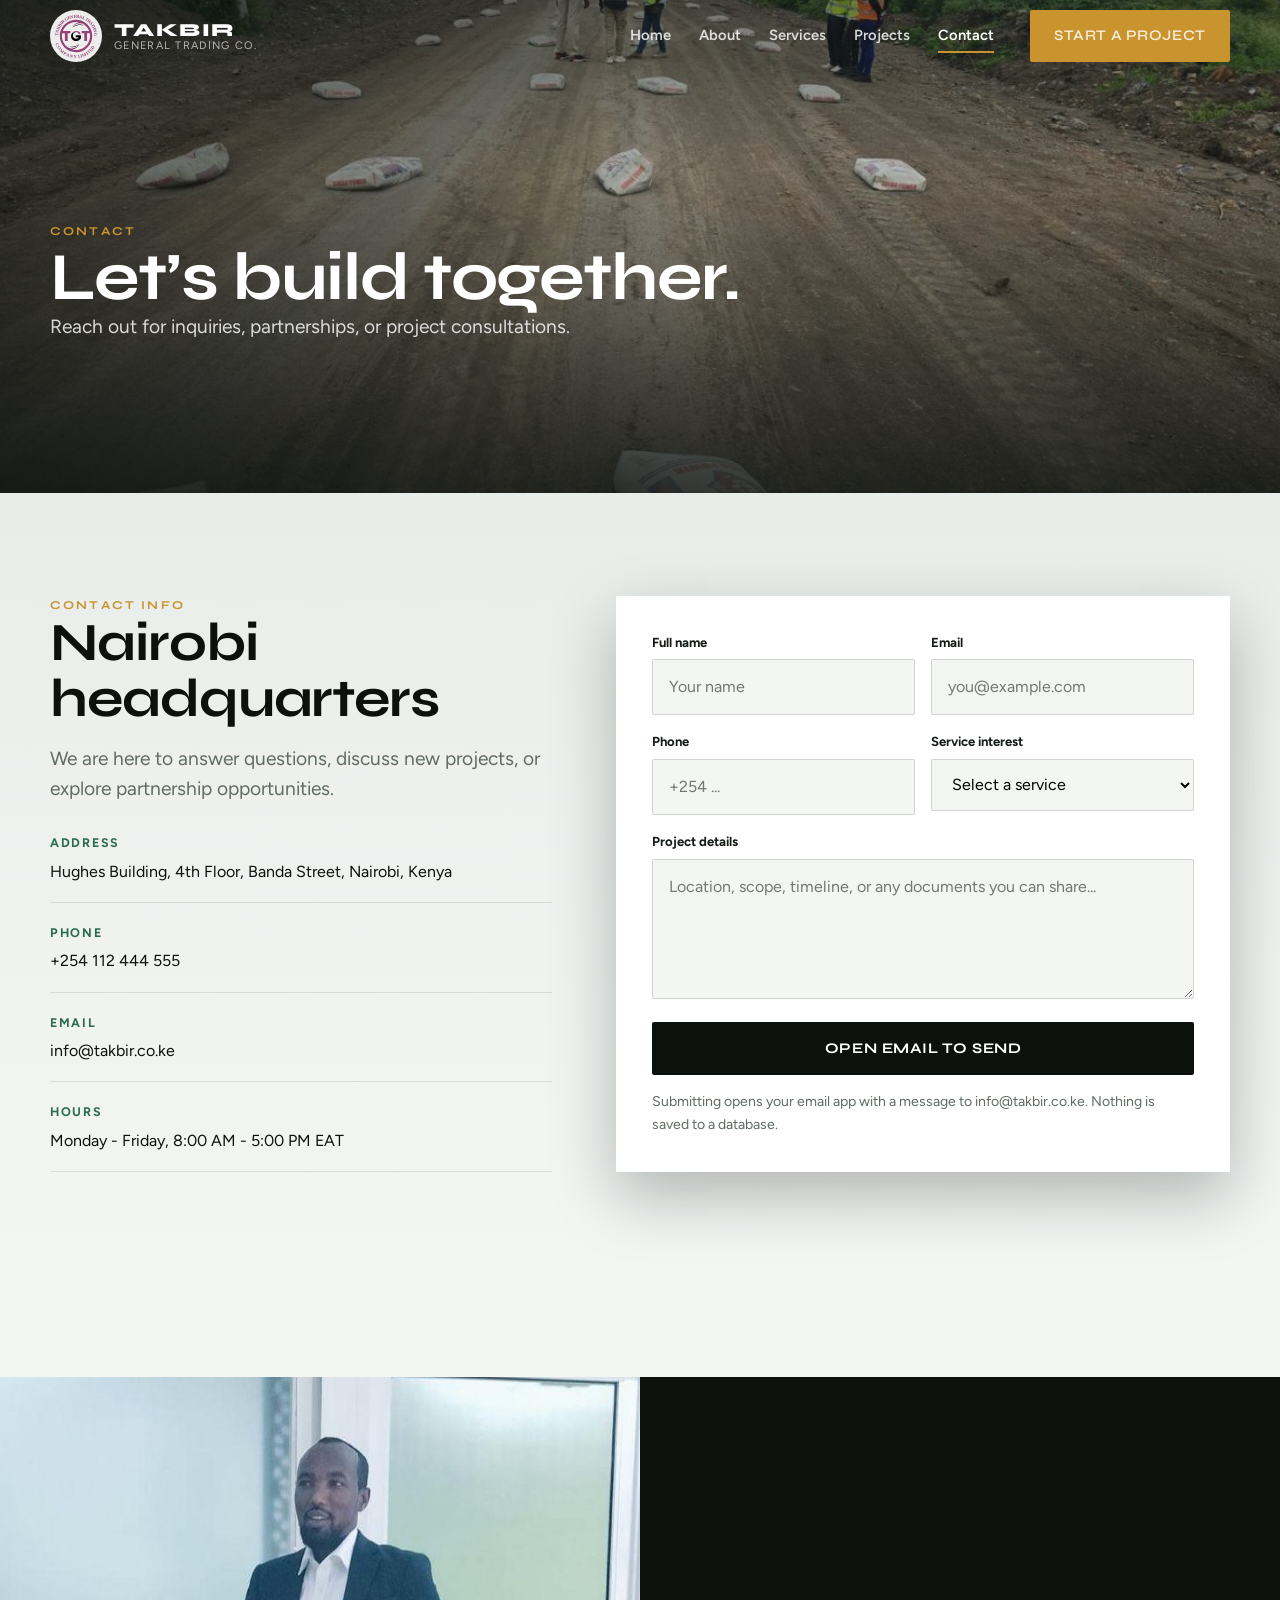
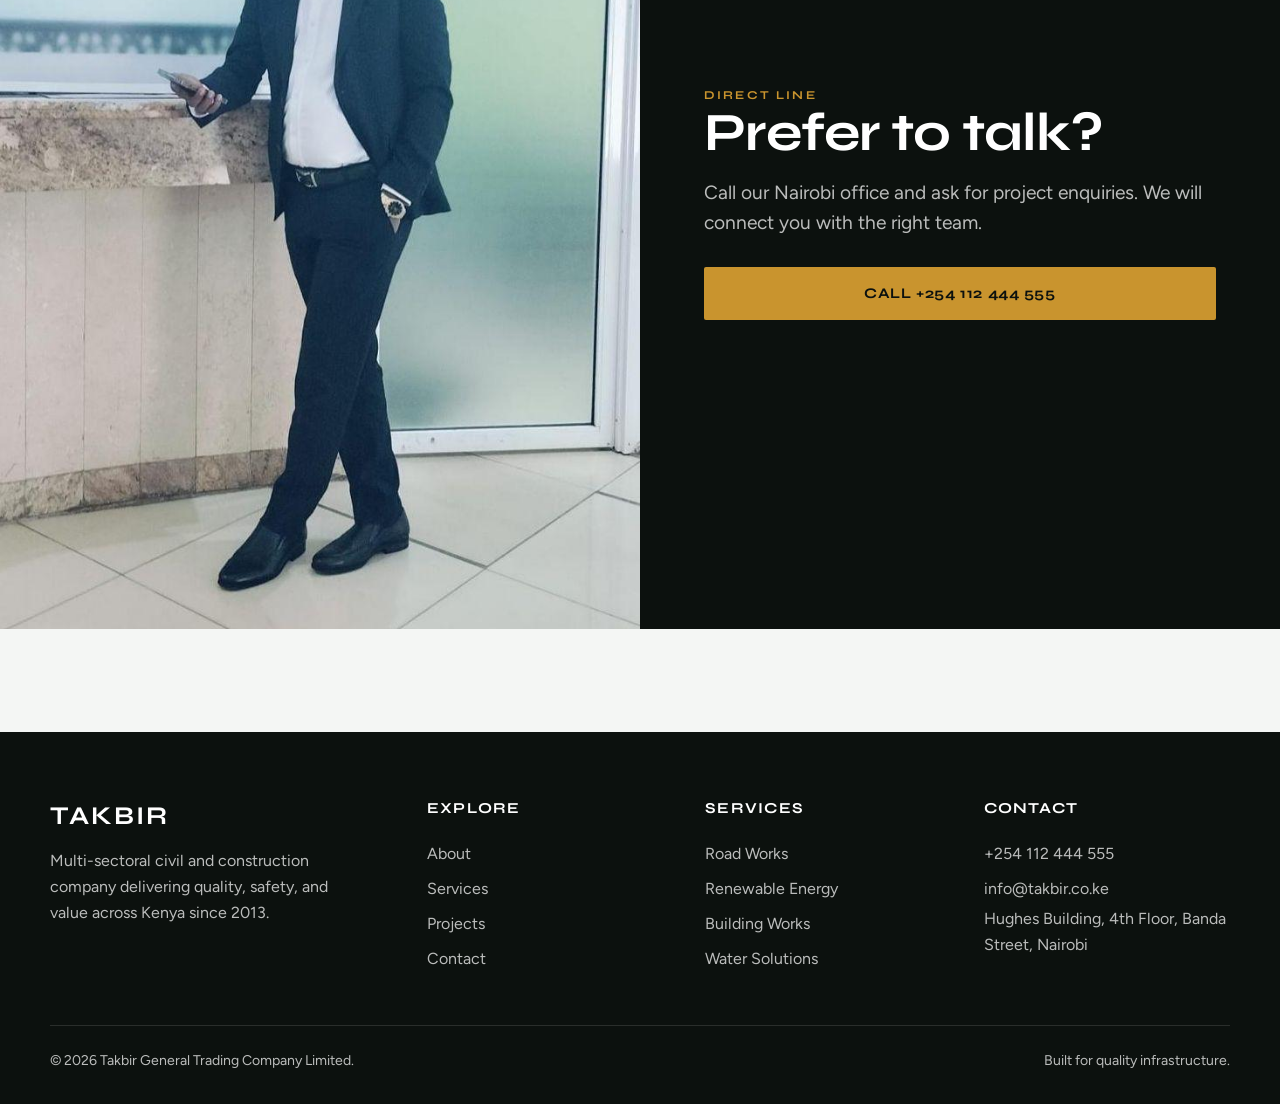
<file: contact.html>
﻿<!DOCTYPE html>
<html lang="en">
  <head>
    <meta charset="UTF-8" />
    <meta name="viewport" content="width=device-width, initial-scale=1.0" />
    <title>Contact | Takbir General Trading Company LTD</title>
    <meta
      name="description"
      content="Contact Takbir General Trading Company Limited in Nairobi - Hughes Building, Banda Street. Call +254112444555 or email info@takbir.co.ke."
    />
    <link rel="preconnect" href="https://fonts.googleapis.com" />
    <link rel="preconnect" href="https://fonts.gstatic.com" crossorigin />
    <link
      href="https://fonts.googleapis.com/css2?family=Figtree:wght@400;500;600;700&family=Syne:wght@600;700;800&display=swap"
      rel="stylesheet"
    />
    <link rel="icon" href="favicon.jpg" />
    <link rel="stylesheet" href="styles.css" />
  </head>
  <body>
    <header class="site-header">
      <div class="container nav-bar">
        <a class="logo" href="index.html" aria-label="Takbir home">
          <img src="logo.svg" alt="Takbir logo" />
          <div class="logo-text">
            <strong>TAKBIR</strong>
            <span>General Trading Co.</span>
          </div>
        </a>
        <nav class="nav-links" aria-label="Primary">
          <a href="index.html">Home</a>
          <a href="about.html">About</a>
          <a href="services.html">Services</a>
          <a href="projects.html">Projects</a>
          <a class="active" href="contact.html">Contact</a>
          <a class="btn btn-primary" href="contact.html">Start a Project</a>
        </nav>
        <button class="menu-toggle" aria-label="Open menu" aria-expanded="false">
          <span></span><span></span><span></span>
        </button>
      </div>
    </header>

    <main>
      <section class="page-hero">
        <div class="hero-media" aria-hidden="true">
          <img src="project-earthworks.jpg" alt="Takbir earthworks project landscape" />
        </div>
        <div class="hero-overlay"></div>
        <div class="container hero-content">
          <p class="eyebrow">Contact</p>
          <h1>Let’s build together.</h1>
          <p class="lead" style="color: rgba(255,255,255,0.82)">
            Reach out for inquiries, partnerships, or project consultations.
          </p>
        </div>
      </section>

      <section class="section-paper">
        <div class="container contact-grid">
          <div class="reveal">
            <p class="eyebrow">Contact Info</p>
            <h2>Nairobi headquarters</h2>
            <p class="lead" style="margin: 1rem 0 1.75rem">
              We are here to answer questions, discuss new projects, or explore
              partnership opportunities.
            </p>
            <div class="contact-details">
              <div class="contact-item">
                <span>Address</span>
                <p>Hughes Building, 4th Floor, Banda Street, Nairobi, Kenya</p>
              </div>
              <div class="contact-item">
                <span>Phone</span>
                <a href="tel:+254112444555">+254 112 444 555</a>
              </div>
              <div class="contact-item">
                <span>Email</span>
                <a href="mailto:info@takbir.co.ke">info@takbir.co.ke</a>
              </div>
              <div class="contact-item">
                <span>Hours</span>
                <p>Monday - Friday, 8:00 AM - 5:00 PM EAT</p>
              </div>
            </div>
          </div>

          <form class="contact-form reveal reveal-delay-1" id="contact-email-form">
            <div class="form-row">
              <div class="field">
                <label for="name">Full name</label>
                <input id="name" name="name" type="text" required placeholder="Your name" />
              </div>
              <div class="field">
                <label for="email">Email</label>
                <input id="email" name="email" type="email" required placeholder="you@example.com" />
              </div>
            </div>
            <div class="form-row">
              <div class="field">
                <label for="phone">Phone</label>
                <input id="phone" name="phone" type="tel" placeholder="+254 ..." />
              </div>
              <div class="field">
                <label for="service">Service interest</label>
                <select id="service" name="service">
                  <option value="">Select a service</option>
                  <option>Civil &amp; Road Works</option>
                  <option>Building &amp; Structural</option>
                  <option>Renewable Energy</option>
                  <option>Water &amp; Irrigation</option>
                  <option>Electrical &amp; Mechanical</option>
                  <option>Petroleum &amp; Supplies</option>
                  <option>Other / Partnership</option>
                </select>
              </div>
            </div>
            <div class="field">
              <label for="message">Project details</label>
              <textarea
                id="message"
                name="message"
                required
                placeholder="Location, scope, timeline, or any documents you can share..."
              ></textarea>
            </div>
            <button class="btn btn-dark" type="submit">Open Email to Send</button>
            <p class="form-note">
              Submitting opens your email app with a message to
              <a href="mailto:info@takbir.co.ke">info@takbir.co.ke</a>.
              Nothing is saved to a database.
            </p>
          </form>
        </div>
      </section>

      <section class="split-band">
        <div class="media">
          <img src="ceo.jpeg" alt="Takbir CEO" />
        </div>
        <div class="copy reveal">
          <p class="eyebrow">Direct line</p>
          <h2>Prefer to talk?</h2>
          <p class="lead">
            Call our Nairobi office and ask for project enquiries. We will
            connect you with the right team.
          </p>
          <a class="btn btn-primary" href="tel:+254112444555">Call +254 112 444 555</a>
        </div>
      </section>
    </main>

    <footer class="site-footer">
      <div class="container footer-grid">
        <div class="footer-brand">
          <strong>TAKBIR</strong>
          <p>
            Multi-sectoral civil and construction company delivering quality,
            safety, and value across Kenya since 2013.
          </p>
        </div>
        <div class="footer-col">
          <h4>Explore</h4>
          <a href="about.html">About</a>
          <a href="services.html">Services</a>
          <a href="projects.html">Projects</a>
          <a href="contact.html">Contact</a>
        </div>
        <div class="footer-col">
          <h4>Services</h4>
          <a href="services.html">Road Works</a>
          <a href="services.html">Renewable Energy</a>
          <a href="services.html">Building Works</a>
          <a href="services.html">Water Solutions</a>
        </div>
        <div class="footer-col">
          <h4>Contact</h4>
          <a href="tel:+254112444555">+254 112 444 555</a>
          <a href="mailto:info@takbir.co.ke">info@takbir.co.ke</a>
          <p>Hughes Building, 4th Floor, Banda Street, Nairobi</p>
        </div>
      </div>
      <div class="container footer-bottom">
        <span>© 2026 Takbir General Trading Company Limited.</span>
        <span>Built for quality infrastructure.</span>
      </div>
    </footer>

    <script src="main.js"></script>
  </body>
</html>
</file>
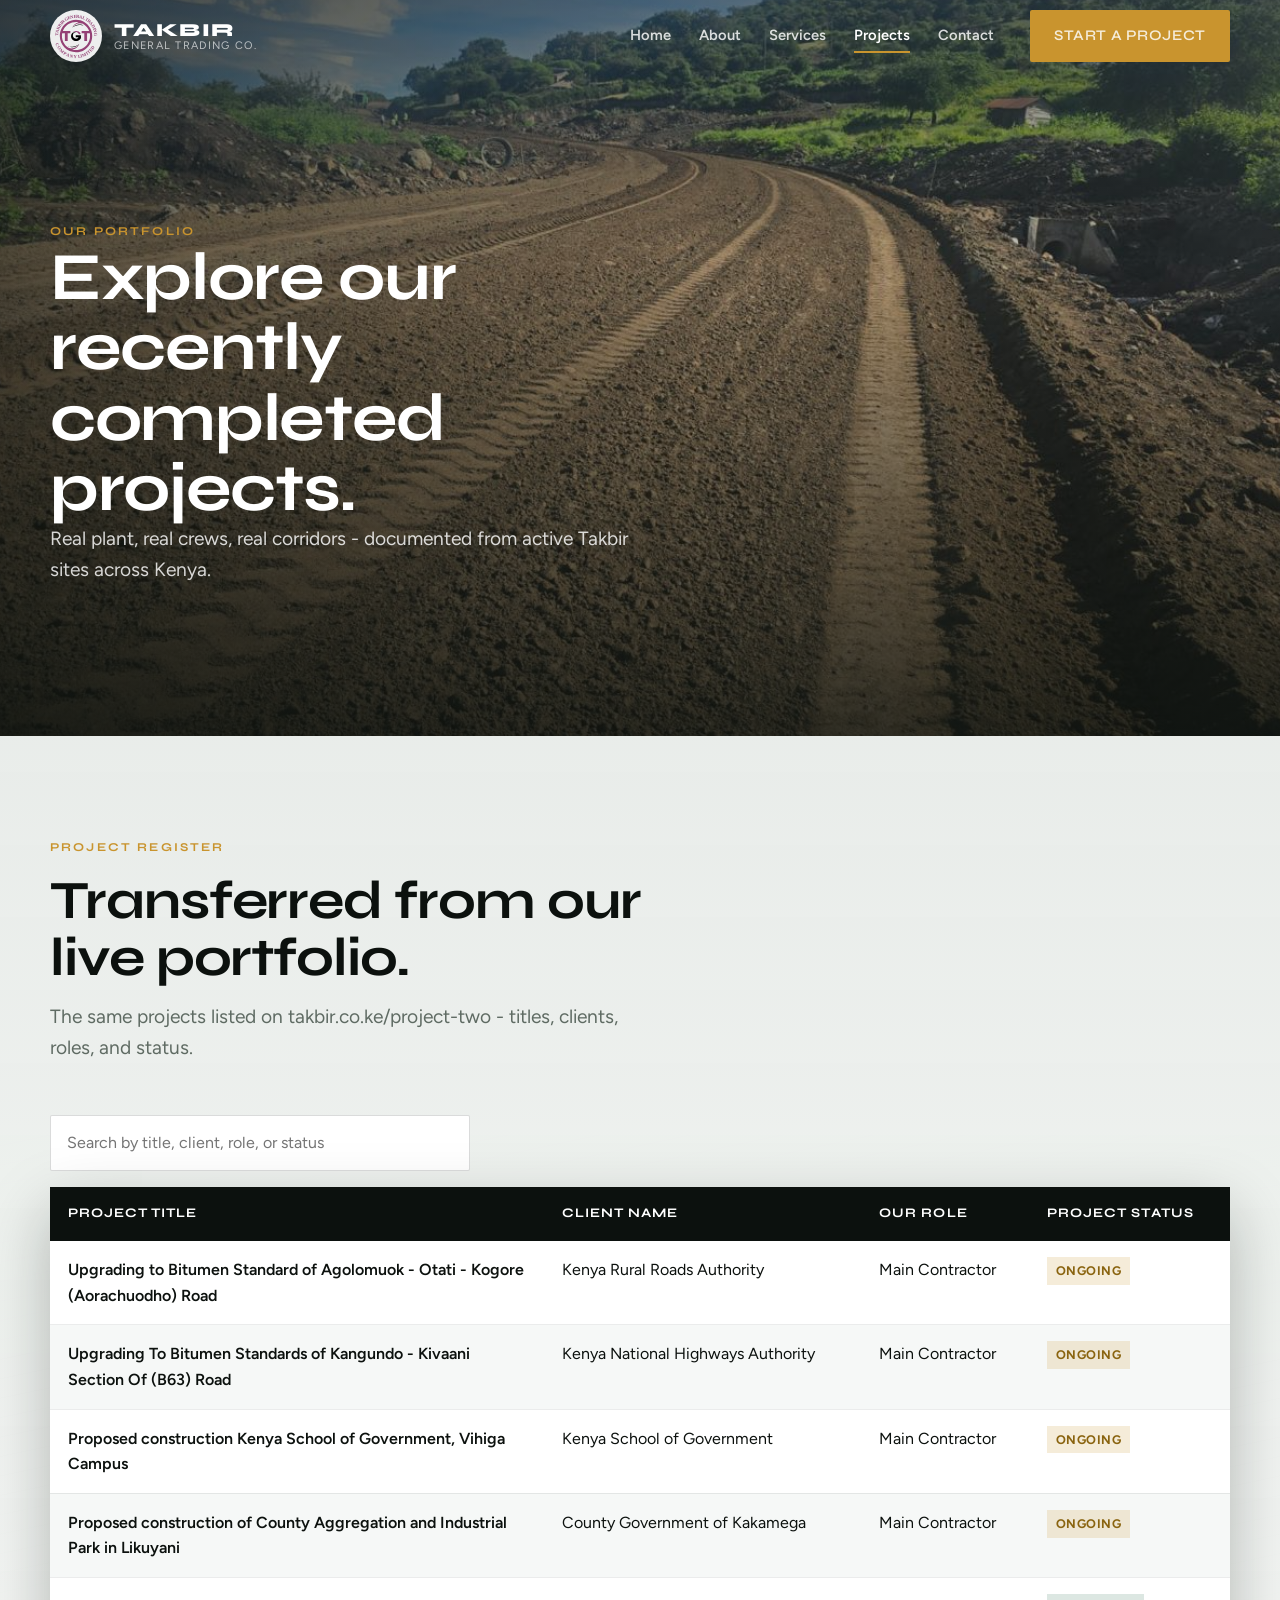
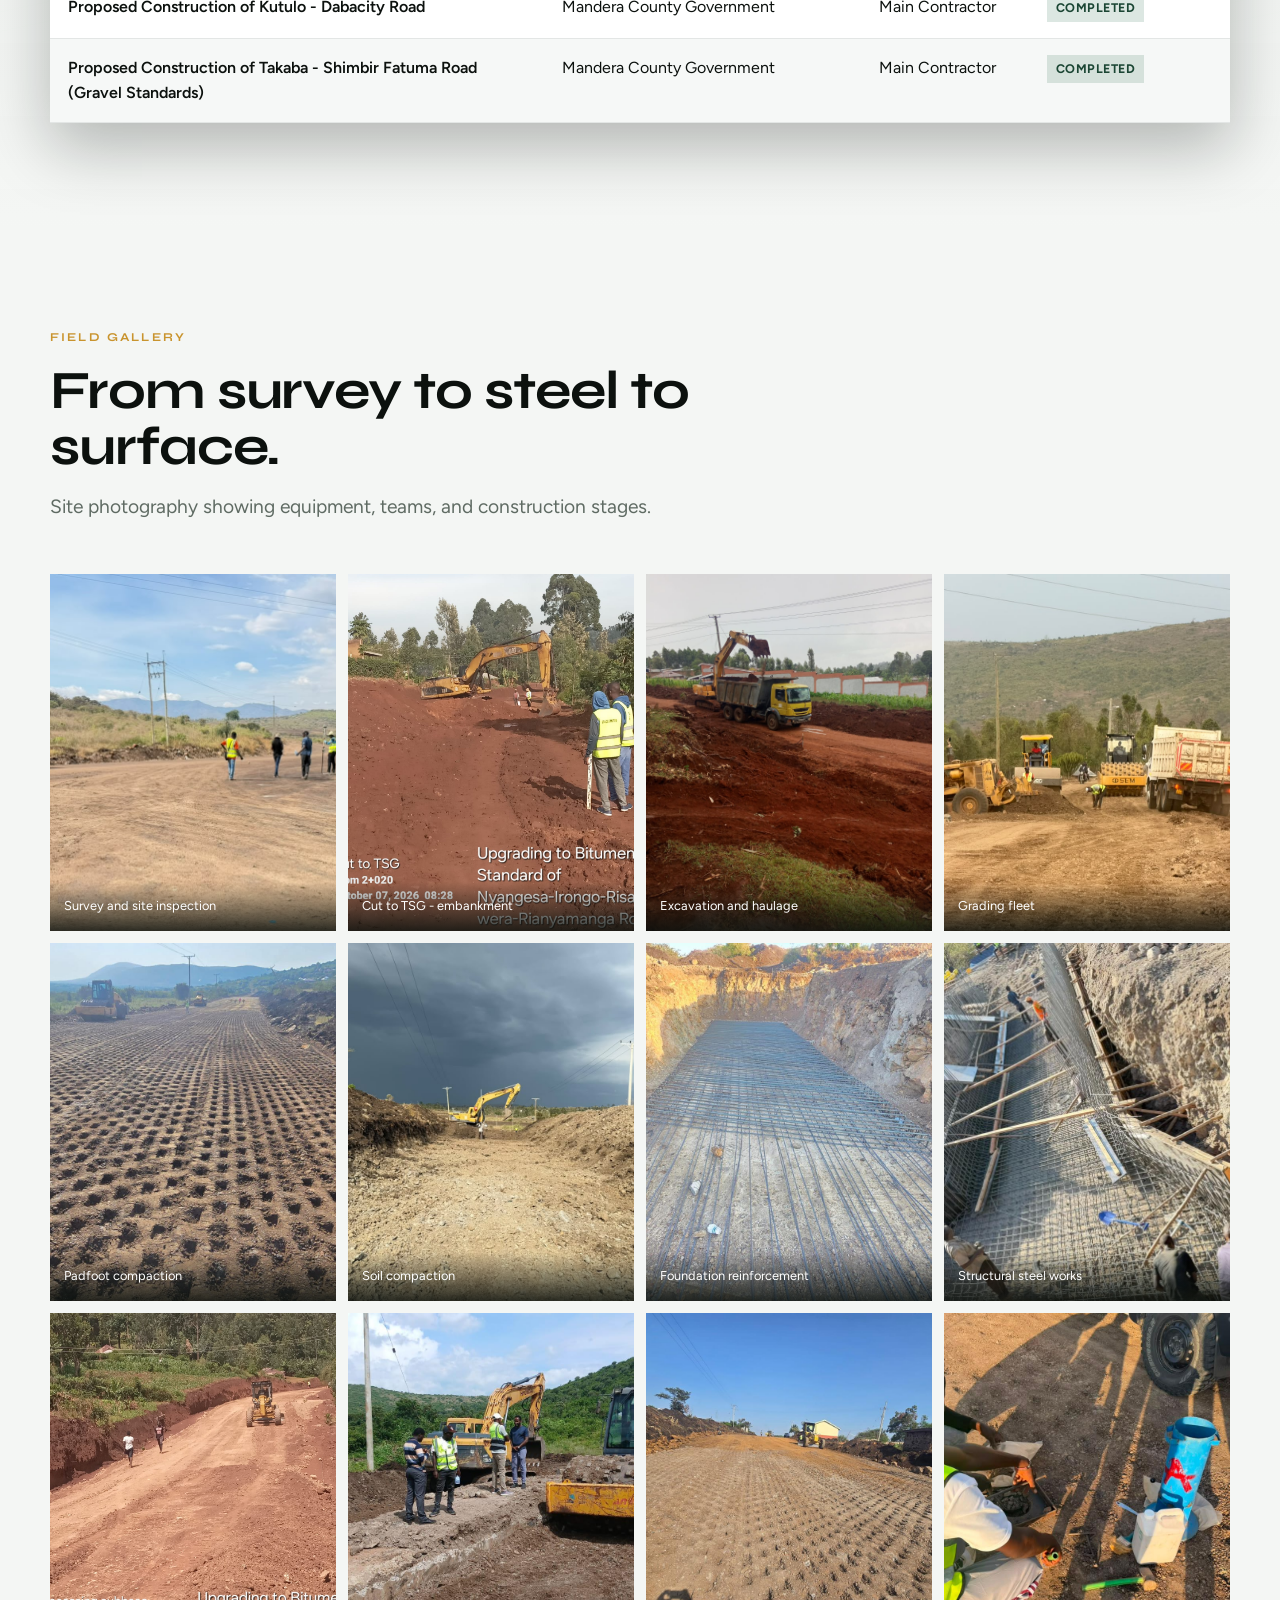
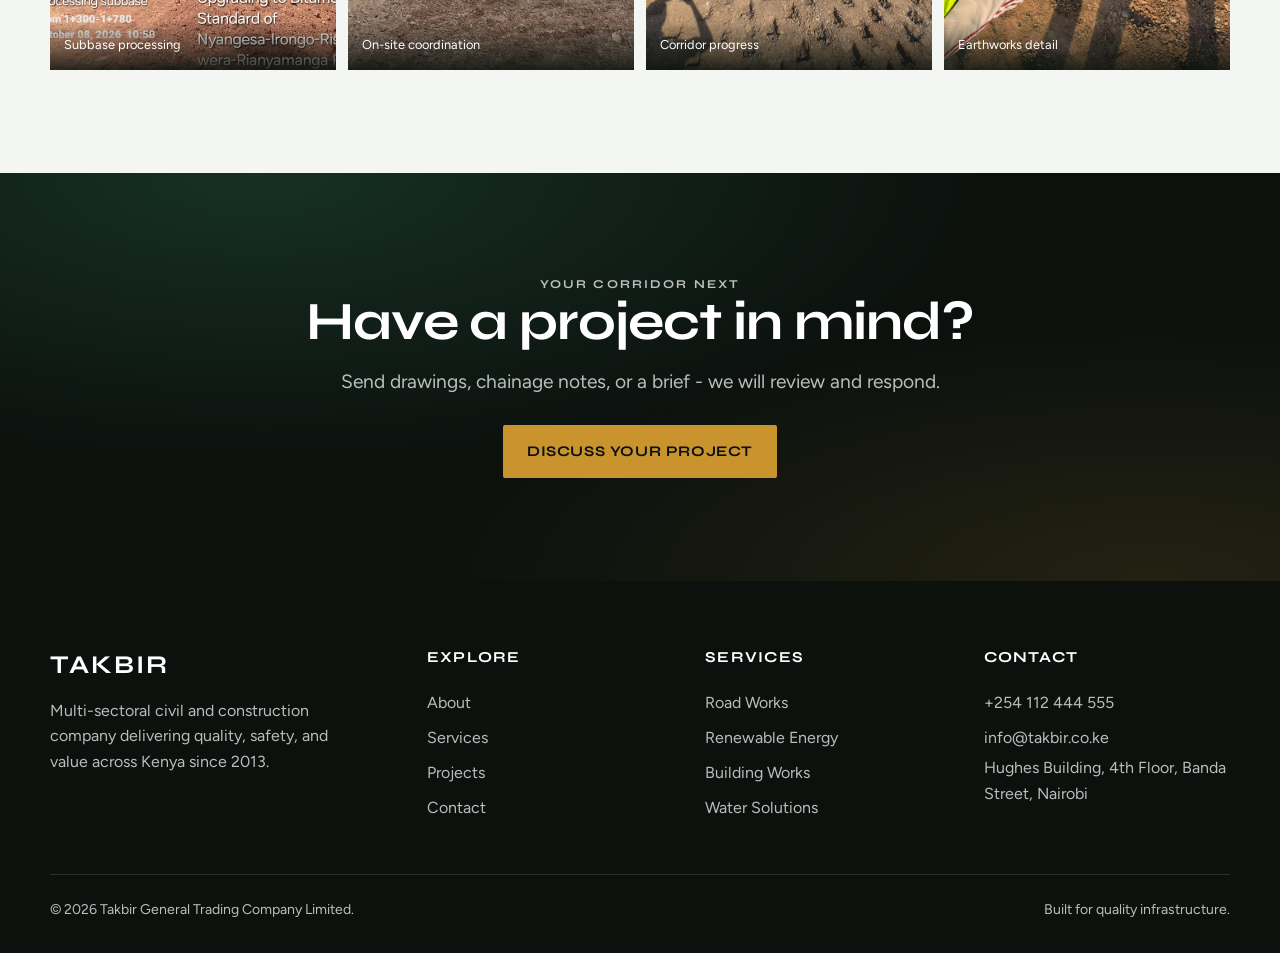
<file: projects.html>
﻿<!DOCTYPE html>
<html lang="en">
  <head>
    <meta charset="UTF-8" />
    <meta name="viewport" content="width=device-width, initial-scale=1.0" />
    <title>Our Projects | Takbir General Trading Company LTD</title>
    <meta
      name="description"
      content="See Takbir project work across Kenya - road upgrades, earthworks, paving, and structural construction."
    />
    <link rel="preconnect" href="https://fonts.googleapis.com" />
    <link rel="preconnect" href="https://fonts.gstatic.com" crossorigin />
    <link
      href="https://fonts.googleapis.com/css2?family=Figtree:wght@400;500;600;700&family=Syne:wght@600;700;800&display=swap"
      rel="stylesheet"
    />
    <link rel="icon" href="favicon.jpg" />
    <link rel="stylesheet" href="styles.css" />
  </head>
  <body>
    <header class="site-header">
      <div class="container nav-bar">
        <a class="logo" href="index.html" aria-label="Takbir home">
          <img src="logo.svg" alt="Takbir logo" />
          <div class="logo-text">
            <strong>TAKBIR</strong>
            <span>General Trading Co.</span>
          </div>
        </a>
        <nav class="nav-links" aria-label="Primary">
          <a href="index.html">Home</a>
          <a href="about.html">About</a>
          <a href="services.html">Services</a>
          <a class="active" href="projects.html">Projects</a>
          <a href="contact.html">Contact</a>
          <a class="btn btn-primary" href="contact.html">Start a Project</a>
        </nav>
        <button class="menu-toggle" aria-label="Open menu" aria-expanded="false">
          <span></span><span></span><span></span>
        </button>
      </div>
    </header>

    <main>
      <section class="page-hero">
        <div class="hero-media" aria-hidden="true">
          <img src="graded-curve.jpg" alt="Freshly graded road curving through green hills" />
        </div>
        <div class="hero-overlay"></div>
        <div class="container hero-content">
          <p class="eyebrow">Our Portfolio</p>
          <h1>Explore our recently completed projects.</h1>
          <p class="lead" style="color: rgba(255,255,255,0.82)">
            Real plant, real crews, real corridors - documented from active
            Takbir sites across Kenya.
          </p>
        </div>
      </section>

      <section class="section-paper">
        <div class="container">
          <div class="section-head reveal">
            <p class="eyebrow">Project Register</p>
            <h2>Transferred from our live portfolio.</h2>
            <p class="lead">
              The same projects listed on takbir.co.ke/project-two - titles,
              clients, roles, and status.
            </p>
          </div>

          <div class="projects-table-wrap reveal">
            <label class="project-search-label" for="project-search">Search projects</label>
            <input
              id="project-search"
              class="project-search"
              type="search"
              placeholder="Search by title, client, role, or status"
              autocomplete="off"
            />
            <div class="table-scroll">
              <table class="projects-table" id="projects-table">
                <thead>
                  <tr>
                    <th>Project Title</th>
                    <th>Client Name</th>
                    <th>Our Role</th>
                    <th>Project Status</th>
                  </tr>
                </thead>
                <tbody>
                  <tr>
                    <td>Upgrading to Bitumen Standard of Agolomuok - Otati - Kogore (Aorachuodho) Road</td>
                    <td>Kenya Rural Roads Authority</td>
                    <td>Main Contractor</td>
                    <td><span class="status status-ongoing">Ongoing</span></td>
                  </tr>
                  <tr>
                    <td>Upgrading To Bitumen Standards of Kangundo - Kivaani Section Of (B63) Road</td>
                    <td>Kenya National Highways Authority</td>
                    <td>Main Contractor</td>
                    <td><span class="status status-ongoing">Ongoing</span></td>
                  </tr>
                  <tr>
                    <td>Proposed construction Kenya School of Government, Vihiga Campus</td>
                    <td>Kenya School of Government</td>
                    <td>Main Contractor</td>
                    <td><span class="status status-ongoing">Ongoing</span></td>
                  </tr>
                  <tr>
                    <td>Proposed construction of County Aggregation and Industrial Park in Likuyani</td>
                    <td>County Government of Kakamega</td>
                    <td>Main Contractor</td>
                    <td><span class="status status-ongoing">Ongoing</span></td>
                  </tr>
                  <tr>
                    <td>Proposed Construction of Kutulo - Dabacity Road</td>
                    <td>Mandera County Government</td>
                    <td>Main Contractor</td>
                    <td><span class="status status-done">Completed</span></td>
                  </tr>
                  <tr>
                    <td>Proposed Construction of Takaba - Shimbir Fatuma Road (Gravel Standards)</td>
                    <td>Mandera County Government</td>
                    <td>Main Contractor</td>
                    <td><span class="status status-done">Completed</span></td>
                  </tr>
                </tbody>
              </table>
            </div>
          </div>
        </div>
      </section>

      <section>
        <div class="container">
          <div class="section-head reveal">
            <p class="eyebrow">Field Gallery</p>
            <h2>From survey to steel to surface.</h2>
            <p class="lead">
              Site photography showing equipment, teams, and construction stages.
            </p>
          </div>
          <div class="gallery-grid">
            <figure class="reveal">
              <img src="survey-team.jpg" alt="Survey team on rural road alignment" />
              <figcaption>Survey and site inspection</figcaption>
            </figure>
            <figure class="reveal reveal-delay-1">
              <img src="cut-embankment.jpg" alt="Cut to TSG embankment works" />
              <figcaption>Cut to TSG - embankment</figcaption>
            </figure>
            <figure class="reveal reveal-delay-2">
              <img src="excavator-load.jpg" alt="Excavator loading dump truck" />
              <figcaption>Excavation and haulage</figcaption>
            </figure>
            <figure class="reveal reveal-delay-3">
              <img src="compaction-fleet.jpg" alt="Grader and rollers compacting roadbed" />
              <figcaption>Grading fleet</figcaption>
            </figure>
            <figure class="reveal">
              <img src="padfoot-compact.jpg" alt="Padfoot roller compacted roadbed" />
              <figcaption>Padfoot compaction</figcaption>
            </figure>
            <figure class="reveal reveal-delay-1">
              <img src="rollers-work.jpg" alt="Soil compactors on road works" />
              <figcaption>Soil compaction</figcaption>
            </figure>
            <figure class="reveal reveal-delay-2">
              <img src="foundation-rebar.jpg" alt="Foundation rebar grid" />
              <figcaption>Foundation reinforcement</figcaption>
            </figure>
            <figure class="reveal reveal-delay-3">
              <img src="rebar-trench.jpg" alt="Workers installing rebar in trench" />
              <figcaption>Structural steel works</figcaption>
            </figure>
            <figure class="reveal">
              <img src="project-grader-2.jpg" alt="Motor grader on road corridor" />
              <figcaption>Subbase processing</figcaption>
            </figure>
            <figure class="reveal reveal-delay-1">
              <img src="team-inspect.jpg" alt="Team discussing works beside excavator" />
              <figcaption>On-site coordination</figcaption>
            </figure>
            <figure class="reveal reveal-delay-2">
              <img src="project-site-5.jpg" alt="Construction site progress" />
              <figcaption>Corridor progress</figcaption>
            </figure>
            <figure class="reveal reveal-delay-3">
              <img src="project-site-9.jpg" alt="Earthworks on Takbir project" />
              <figcaption>Earthworks detail</figcaption>
            </figure>
          </div>
        </div>
      </section>

      <section class="section-dark">
        <div class="container" style="text-align: center">
          <p class="eyebrow">Your corridor next</p>
          <h2>Have a project in mind?</h2>
          <p class="lead" style="margin: 1rem auto 1.75rem; color: rgba(255,255,255,0.72)">
            Send drawings, chainage notes, or a brief - we will review and
            respond.
          </p>
          <a class="btn btn-primary" href="contact.html">Discuss Your Project</a>
        </div>
      </section>
    </main>

    <footer class="site-footer">
      <div class="container footer-grid">
        <div class="footer-brand">
          <strong>TAKBIR</strong>
          <p>
            Multi-sectoral civil and construction company delivering quality,
            safety, and value across Kenya since 2013.
          </p>
        </div>
        <div class="footer-col">
          <h4>Explore</h4>
          <a href="about.html">About</a>
          <a href="services.html">Services</a>
          <a href="projects.html">Projects</a>
          <a href="contact.html">Contact</a>
        </div>
        <div class="footer-col">
          <h4>Services</h4>
          <a href="services.html">Road Works</a>
          <a href="services.html">Renewable Energy</a>
          <a href="services.html">Building Works</a>
          <a href="services.html">Water Solutions</a>
        </div>
        <div class="footer-col">
          <h4>Contact</h4>
          <a href="tel:+254112444555">+254 112 444 555</a>
          <a href="mailto:info@takbir.co.ke">info@takbir.co.ke</a>
          <p>Hughes Building, 4th Floor, Banda Street, Nairobi</p>
        </div>
      </div>
      <div class="container footer-bottom">
        <span>© 2026 Takbir General Trading Company Limited.</span>
        <span>Built for quality infrastructure.</span>
      </div>
    </footer>

    <script src="main.js"></script>
  </body>
</html>
</file>
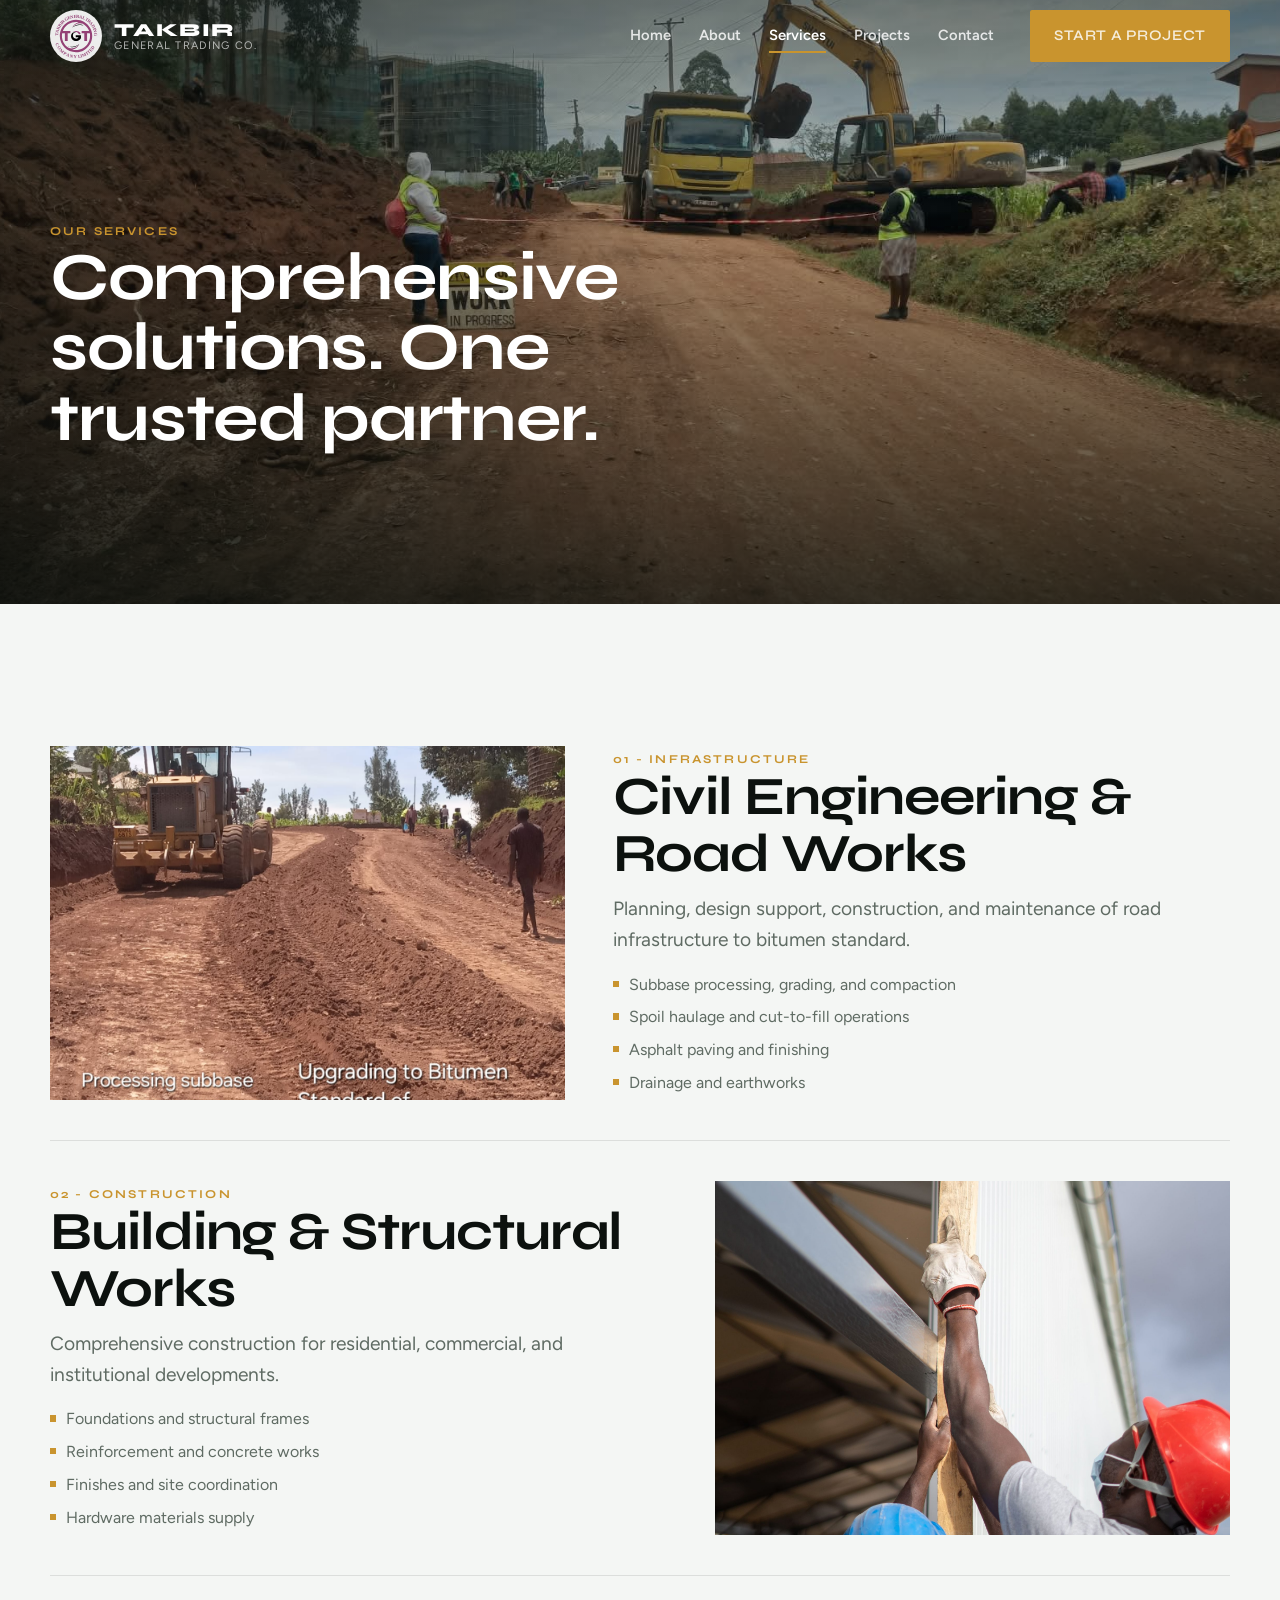
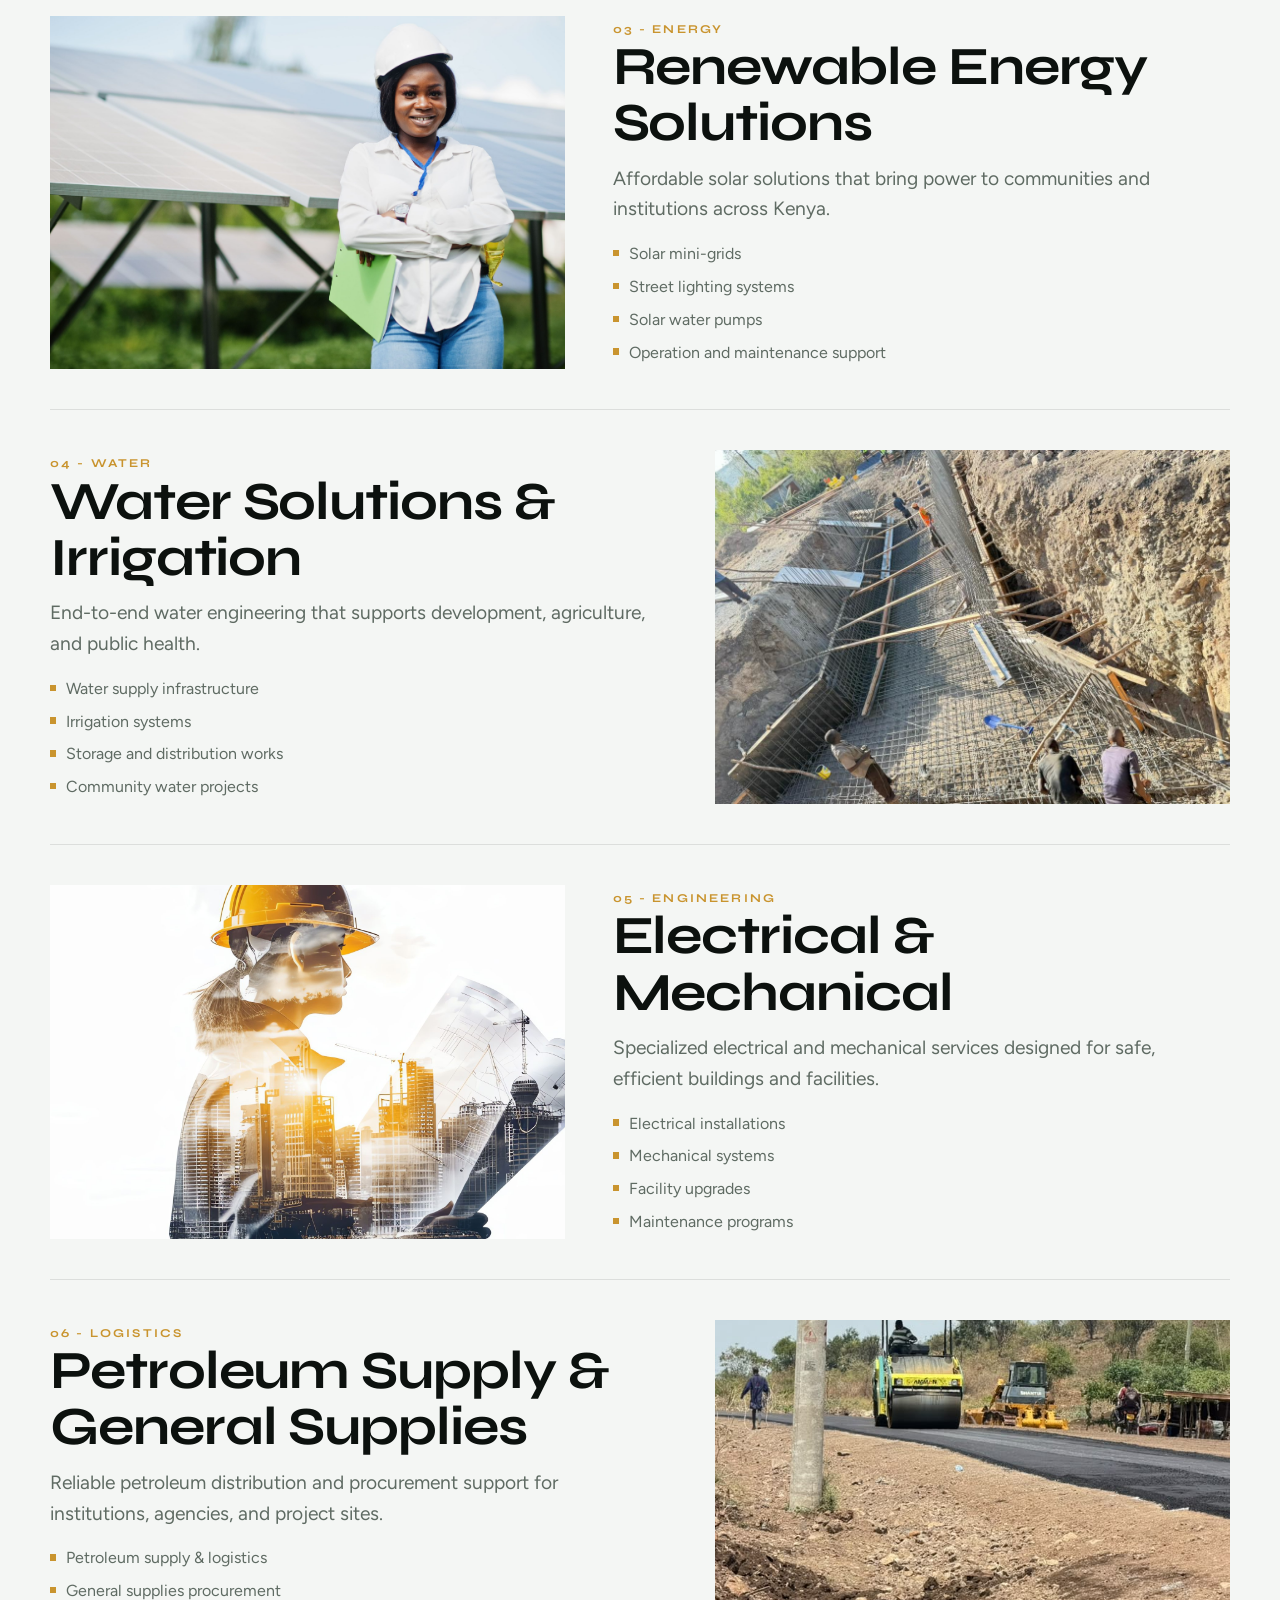
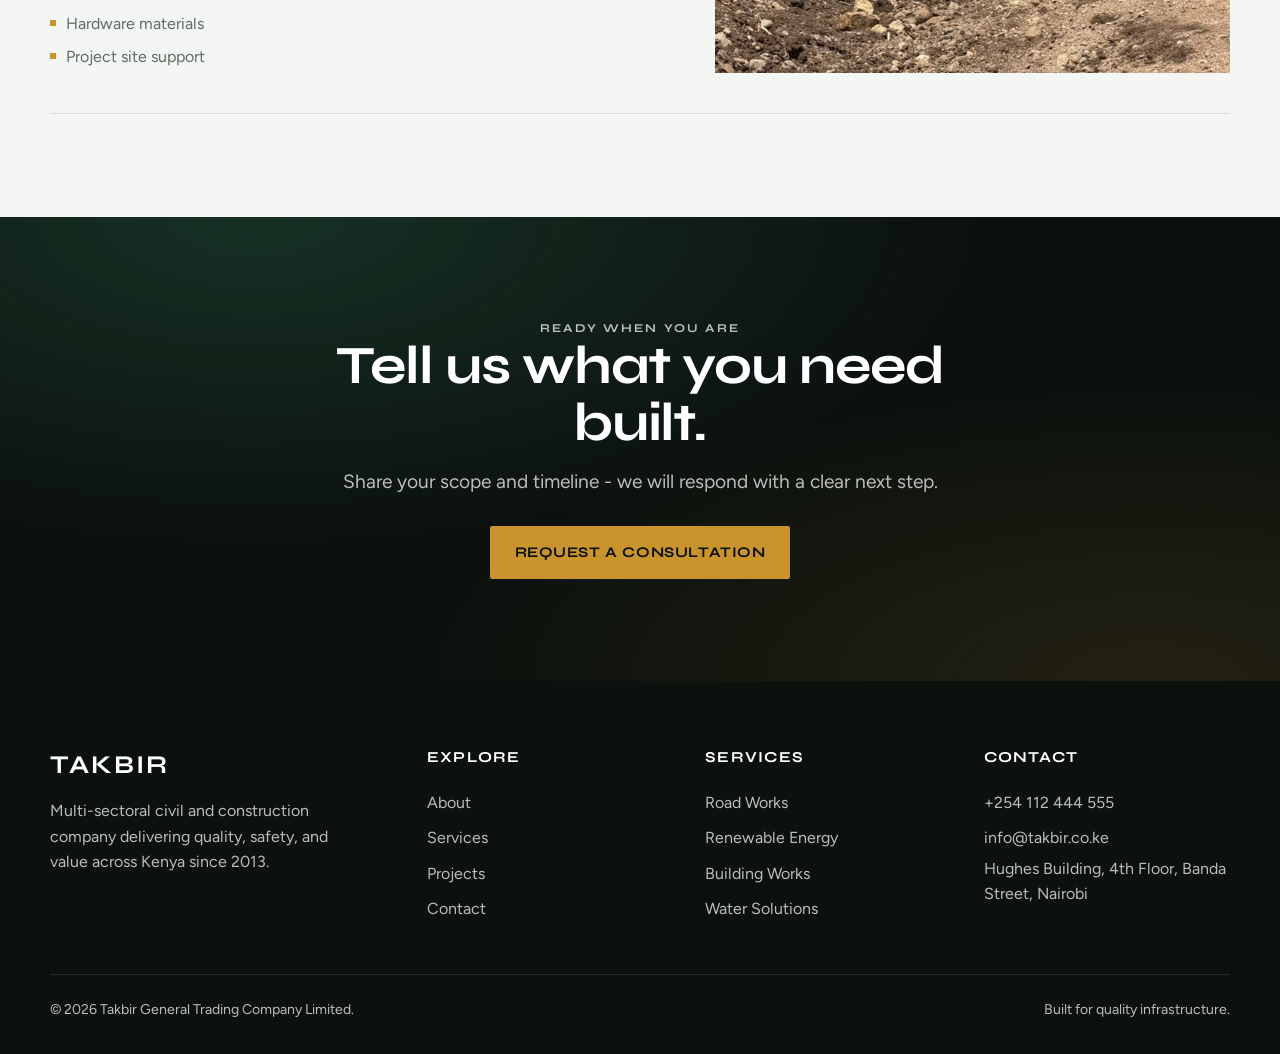
<file: services.html>
﻿<!DOCTYPE html>
<html lang="en">
  <head>
    <meta charset="UTF-8" />
    <meta name="viewport" content="width=device-width, initial-scale=1.0" />
    <title>Our Services | Takbir General Trading Company LTD</title>
    <meta
      name="description"
      content="Takbir services: road works, civil engineering, building, renewable energy, water solutions, electrical & mechanical, and petroleum logistics."
    />
    <link rel="preconnect" href="https://fonts.googleapis.com" />
    <link rel="preconnect" href="https://fonts.gstatic.com" crossorigin />
    <link
      href="https://fonts.googleapis.com/css2?family=Figtree:wght@400;500;600;700&family=Syne:wght@600;700;800&display=swap"
      rel="stylesheet"
    />
    <link rel="icon" href="favicon.jpg" />
    <link rel="stylesheet" href="styles.css" />
  </head>
  <body>
    <header class="site-header">
      <div class="container nav-bar">
        <a class="logo" href="index.html" aria-label="Takbir home">
          <img src="logo.svg" alt="Takbir logo" />
          <div class="logo-text">
            <strong>TAKBIR</strong>
            <span>General Trading Co.</span>
          </div>
        </a>
        <nav class="nav-links" aria-label="Primary">
          <a href="index.html">Home</a>
          <a href="about.html">About</a>
          <a class="active" href="services.html">Services</a>
          <a href="projects.html">Projects</a>
          <a href="contact.html">Contact</a>
          <a class="btn btn-primary" href="contact.html">Start a Project</a>
        </nav>
        <button class="menu-toggle" aria-label="Open menu" aria-expanded="false">
          <span></span><span></span><span></span>
        </button>
      </div>
    </header>

    <main>
      <section class="page-hero">
        <div class="hero-media" aria-hidden="true">
          <img src="machinery-day.jpg" alt="Heavy construction machinery on a Takbir project" />
        </div>
        <div class="hero-overlay"></div>
        <div class="container hero-content">
          <p class="eyebrow">Our Services</p>
          <h1>Comprehensive solutions. One trusted partner.</h1>
        </div>
      </section>

      <section>
        <div class="container">
          <article class="service-detail reveal">
            <img src="project-grader.jpg" alt="Grader processing subbase on a road upgrade" />
            <div>
              <p class="eyebrow">01 - Infrastructure</p>
              <h2>Civil Engineering &amp; Road Works</h2>
              <p class="lead" style="margin-top: 0.75rem">
                Planning, design support, construction, and maintenance of road
                infrastructure to bitumen standard.
              </p>
              <ul>
                <li>Subbase processing, grading, and compaction</li>
                <li>Spoil haulage and cut-to-fill operations</li>
                <li>Asphalt paving and finishing</li>
                <li>Drainage and earthworks</li>
              </ul>
            </div>
          </article>

          <article class="service-detail reveal">
            <img src="building-works.jpg" alt="Builders measuring and inspecting structural work" />
            <div>
              <p class="eyebrow">02 - Construction</p>
              <h2>Building &amp; Structural Works</h2>
              <p class="lead" style="margin-top: 0.75rem">
                Comprehensive construction for residential, commercial, and
                institutional developments.
              </p>
              <ul>
                <li>Foundations and structural frames</li>
                <li>Reinforcement and concrete works</li>
                <li>Finishes and site coordination</li>
                <li>Hardware materials supply</li>
              </ul>
            </div>
          </article>

          <article class="service-detail reveal">
            <img src="solar-energy.jpg" alt="Engineer checking solar panel installation" />
            <div>
              <p class="eyebrow">03 - Energy</p>
              <h2>Renewable Energy Solutions</h2>
              <p class="lead" style="margin-top: 0.75rem">
                Affordable solar solutions that bring power to communities and
                institutions across Kenya.
              </p>
              <ul>
                <li>Solar mini-grids</li>
                <li>Street lighting systems</li>
                <li>Solar water pumps</li>
                <li>Operation and maintenance support</li>
              </ul>
            </div>
          </article>

          <article class="service-detail reveal">
            <img src="rebar-trench.jpg" alt="Reinforced trench for water or civil structure" />
            <div>
              <p class="eyebrow">04 - Water</p>
              <h2>Water Solutions &amp; Irrigation</h2>
              <p class="lead" style="margin-top: 0.75rem">
                End-to-end water engineering that supports development,
                agriculture, and public health.
              </p>
              <ul>
                <li>Water supply infrastructure</li>
                <li>Irrigation systems</li>
                <li>Storage and distribution works</li>
                <li>Community water projects</li>
              </ul>
            </div>
          </article>

          <article class="service-detail reveal">
            <img src="engineering.jpg" alt="Engineering professional with project blueprints" />
            <div>
              <p class="eyebrow">05 - Engineering</p>
              <h2>Electrical &amp; Mechanical</h2>
              <p class="lead" style="margin-top: 0.75rem">
                Specialized electrical and mechanical services designed for
                safe, efficient buildings and facilities.
              </p>
              <ul>
                <li>Electrical installations</li>
                <li>Mechanical systems</li>
                <li>Facility upgrades</li>
                <li>Maintenance programs</li>
              </ul>
            </div>
          </article>

          <article class="service-detail reveal">
            <img src="asphalt-paving.jpg" alt="Road paving operations with roller" />
            <div>
              <p class="eyebrow">06 - Logistics</p>
              <h2>Petroleum Supply &amp; General Supplies</h2>
              <p class="lead" style="margin-top: 0.75rem">
                Reliable petroleum distribution and procurement support for
                institutions, agencies, and project sites.
              </p>
              <ul>
                <li>Petroleum supply &amp; logistics</li>
                <li>General supplies procurement</li>
                <li>Hardware materials</li>
                <li>Project site support</li>
              </ul>
            </div>
          </article>
        </div>
      </section>

      <section class="section-dark">
        <div class="container" style="text-align: center">
          <p class="eyebrow reveal">Ready when you are</p>
          <h2 class="reveal reveal-delay-1" style="max-width: 18ch; margin-inline: auto">
            Tell us what you need built.
          </h2>
          <p class="lead reveal reveal-delay-2" style="margin: 1rem auto 1.75rem; color: rgba(255,255,255,0.72)">
            Share your scope and timeline - we will respond with a clear next
            step.
          </p>
          <a class="btn btn-primary reveal reveal-delay-3" href="contact.html">Request a Consultation</a>
        </div>
      </section>
    </main>

    <footer class="site-footer">
      <div class="container footer-grid">
        <div class="footer-brand">
          <strong>TAKBIR</strong>
          <p>
            Multi-sectoral civil and construction company delivering quality,
            safety, and value across Kenya since 2013.
          </p>
        </div>
        <div class="footer-col">
          <h4>Explore</h4>
          <a href="about.html">About</a>
          <a href="services.html">Services</a>
          <a href="projects.html">Projects</a>
          <a href="contact.html">Contact</a>
        </div>
        <div class="footer-col">
          <h4>Services</h4>
          <a href="services.html">Road Works</a>
          <a href="services.html">Renewable Energy</a>
          <a href="services.html">Building Works</a>
          <a href="services.html">Water Solutions</a>
        </div>
        <div class="footer-col">
          <h4>Contact</h4>
          <a href="tel:+254112444555">+254 112 444 555</a>
          <a href="mailto:info@takbir.co.ke">info@takbir.co.ke</a>
          <p>Hughes Building, 4th Floor, Banda Street, Nairobi</p>
        </div>
      </div>
      <div class="container footer-bottom">
        <span>© 2026 Takbir General Trading Company Limited.</span>
        <span>Built for quality infrastructure.</span>
      </div>
    </footer>

    <script src="main.js"></script>
  </body>
</html>
</file>
<file: styles.css>
﻿/* Takbir - modern construction identity */
:root {
  --ink: #0c110e;
  --ink-2: #161d18;
  --forest: #1b4634;
  --forest-mid: #2a6b4f;
  --brand: #944175;
  --amber: #c9942e;
  --amber-hot: #e0ae45;
  --soil: #7a4a2e;
  --stone: #c5cbc6;
  --paper: #e8ece9;
  --paper-2: #f4f6f4;
  --muted: #5f6b63;
  --white: #ffffff;
  --line: rgba(255, 255, 255, 0.12);
  --line-dark: rgba(12, 17, 14, 0.1);
  --shadow: 0 24px 60px rgba(12, 17, 14, 0.28);
  --radius: 2px;
  --nav-h: 4.5rem;
  --ease: cubic-bezier(0.22, 1, 0.36, 1);
  --font-display: "Syne", sans-serif;
  --font-body: "Figtree", sans-serif;
}

*,
*::before,
*::after {
  box-sizing: border-box;
  margin: 0;
  padding: 0;
}

html {
  scroll-behavior: smooth;
}

body {
  font-family: var(--font-body);
  color: var(--ink);
  background: var(--paper-2);
  line-height: 1.6;
  overflow-x: hidden;
  -webkit-font-smoothing: antialiased;
}

img {
  max-width: 100%;
  display: block;
  height: auto;
}

a {
  color: inherit;
  text-decoration: none;
}

ul {
  list-style: none;
}

button,
input,
textarea,
select {
  font: inherit;
}

.container {
  width: min(1180px, calc(100% - 2.5rem));
  margin-inline: auto;
}

.container-wide {
  width: min(1400px, calc(100% - 2rem));
  margin-inline: auto;
}

/* Typography */
.eyebrow {
  font-family: var(--font-display);
  font-size: 0.75rem;
  font-weight: 700;
  letter-spacing: 0.18em;
  text-transform: uppercase;
  color: var(--amber);
}

h1,
h2,
h3,
.brand-mark {
  font-family: var(--font-display);
  font-weight: 700;
  line-height: 1.05;
  letter-spacing: -0.02em;
}

h1 {
  font-size: clamp(2.8rem, 7vw, 5.4rem);
}

h2 {
  font-size: clamp(2rem, 4.2vw, 3.4rem);
}

h3 {
  font-size: clamp(1.2rem, 2vw, 1.55rem);
}

.lead {
  font-size: clamp(1.05rem, 1.5vw, 1.2rem);
  color: var(--muted);
  max-width: 38rem;
}

/* Buttons */
.btn {
  display: inline-flex;
  align-items: center;
  justify-content: center;
  gap: 0.55rem;
  min-height: 3rem;
  padding: 0.85rem 1.45rem;
  border: 1px solid transparent;
  border-radius: var(--radius);
  font-family: var(--font-display);
  font-size: 0.92rem;
  font-weight: 700;
  letter-spacing: 0.04em;
  text-transform: uppercase;
  cursor: pointer;
  transition: transform 0.35s var(--ease), background 0.35s var(--ease),
    color 0.35s var(--ease), border-color 0.35s var(--ease);
}

.btn:hover {
  transform: translateY(-2px);
}

.btn-primary {
  background: var(--amber);
  color: var(--ink);
}

.btn-primary:hover {
  background: var(--amber-hot);
}

.btn-ghost {
  background: transparent;
  color: var(--white);
  border-color: rgba(255, 255, 255, 0.35);
}

.btn-ghost:hover {
  background: rgba(255, 255, 255, 0.08);
  border-color: var(--white);
}

.btn-dark {
  background: var(--ink);
  color: var(--white);
}

.btn-dark:hover {
  background: var(--forest);
}

.btn-group {
  display: flex;
  flex-wrap: wrap;
  gap: 0.85rem;
}

/* Header */
.site-header {
  position: fixed;
  inset: 0 0 auto;
  z-index: 100;
  height: var(--nav-h);
  transition: background 0.4s var(--ease), backdrop-filter 0.4s var(--ease),
    box-shadow 0.4s var(--ease);
}

.site-header.is-scrolled {
  background: rgba(12, 17, 14, 0.88);
  backdrop-filter: blur(14px);
  box-shadow: 0 8px 30px rgba(0, 0, 0, 0.25);
}

.nav-bar {
  height: var(--nav-h);
  display: flex;
  align-items: center;
  justify-content: space-between;
  gap: 1rem;
}

.logo {
  display: flex;
  align-items: center;
  gap: 0.75rem;
  z-index: 2;
}

.logo img {
  width: 52px;
  height: 52px;
  object-fit: contain;
  background: rgba(255, 255, 255, 0.92);
  border-radius: 50%;
  padding: 2px;
}

.logo-text {
  display: flex;
  flex-direction: column;
  line-height: 1.1;
}

.logo-text strong {
  font-family: var(--font-display);
  font-size: 1.15rem;
  font-weight: 800;
  letter-spacing: 0.08em;
  color: var(--white);
}

.logo-text span {
  font-size: 0.68rem;
  letter-spacing: 0.12em;
  text-transform: uppercase;
  color: rgba(255, 255, 255, 0.65);
}

.nav-links {
  display: flex;
  align-items: center;
  gap: 1.75rem;
}

.nav-links a {
  color: rgba(255, 255, 255, 0.82);
  font-size: 0.92rem;
  font-weight: 600;
  position: relative;
}

.nav-links a::after {
  content: "";
  position: absolute;
  left: 0;
  bottom: -0.35rem;
  width: 100%;
  height: 2px;
  background: var(--amber);
  transform: scaleX(0);
  transform-origin: left;
  transition: transform 0.3s var(--ease);
}

.nav-links a:hover,
.nav-links a.active {
  color: var(--white);
}

.nav-links a:hover::after,
.nav-links a.active::after {
  transform: scaleX(1);
}

.nav-cta {
  display: none;
}

.menu-toggle {
  display: none;
  width: 2.75rem;
  height: 2.75rem;
  border: 1px solid rgba(255, 255, 255, 0.25);
  background: transparent;
  color: var(--white);
  cursor: pointer;
  position: relative;
  z-index: 2;
}

.menu-toggle span {
  display: block;
  width: 1.15rem;
  height: 2px;
  margin: 5px auto;
  background: currentColor;
  transition: 0.3s var(--ease);
}

/* Hero */
.hero {
  position: relative;
  min-height: 100vh;
  min-height: 100dvh;
  display: grid;
  align-items: end;
  color: var(--white);
  overflow: hidden;
}

.hero-media {
  position: absolute;
  inset: 0;
  z-index: 0;
}

.hero-media img {
  width: 100%;
  height: 100%;
  object-fit: cover;
  transform: scale(1.08);
  animation: heroZoom 18s var(--ease) infinite alternate;
}

@keyframes heroZoom {
  from {
    transform: scale(1.08) translate(0, 0);
  }
  to {
    transform: scale(1.16) translate(-1.5%, -1%);
  }
}

.hero-overlay {
  position: absolute;
  inset: 0;
  background:
    linear-gradient(180deg, rgba(12, 17, 14, 0.55) 0%, rgba(12, 17, 14, 0.25) 35%, rgba(12, 17, 14, 0.82) 100%),
    linear-gradient(90deg, rgba(12, 17, 14, 0.55) 0%, transparent 55%);
  z-index: 1;
}

.hero-content {
  position: relative;
  z-index: 2;
  padding: calc(var(--nav-h) + 4rem) 0 4.5rem;
}

.brand-hero {
  font-family: var(--font-display);
  font-size: clamp(3.4rem, 10vw, 8rem);
  font-weight: 800;
  letter-spacing: 0.04em;
  line-height: 0.9;
  margin-bottom: 1.25rem;
  text-transform: uppercase;
}

.brand-hero span {
  display: block;
  color: var(--amber);
  font-size: 0.28em;
  letter-spacing: 0.28em;
  margin-top: 0.55rem;
  font-weight: 700;
}

.hero h1 {
  max-width: 14ch;
  margin-bottom: 1rem;
}

.hero .lead {
  color: rgba(255, 255, 255, 0.82);
  margin-bottom: 2rem;
}

.hero-scroll {
  position: absolute;
  right: 1.5rem;
  bottom: 2rem;
  z-index: 2;
  writing-mode: vertical-rl;
  font-size: 0.75rem;
  letter-spacing: 0.2em;
  text-transform: uppercase;
  color: rgba(255, 255, 255, 0.7);
}

/* Sections */
section {
  padding: clamp(4rem, 8vw, 7rem) 0;
  position: relative;
}

.section-head {
  display: grid;
  gap: 1rem;
  margin-bottom: clamp(2rem, 4vw, 3.25rem);
  max-width: 42rem;
}

.section-head.center {
  text-align: center;
  margin-inline: auto;
}

.section-dark {
  background:
    radial-gradient(ellipse at 20% 0%, rgba(42, 107, 79, 0.35), transparent 50%),
    radial-gradient(ellipse at 90% 100%, rgba(201, 148, 46, 0.12), transparent 45%),
    var(--ink);
  color: var(--white);
}

.section-dark .lead,
.section-dark p {
  color: rgba(255, 255, 255, 0.72);
}

.section-forest {
  background:
    linear-gradient(135deg, rgba(27, 70, 52, 0.95), rgba(20, 53, 40, 0.98)),
    url("graded-curve.jpg") center / cover;
  color: var(--white);
}

.section-paper {
  background:
    linear-gradient(180deg, rgba(232, 236, 233, 0.92), rgba(244, 246, 244, 0.98)),
    repeating-linear-gradient(
      -12deg,
      transparent,
      transparent 18px,
      rgba(27, 70, 52, 0.03) 18px,
      rgba(27, 70, 52, 0.03) 19px
    );
}

/* About strip */
.about-grid {
  display: grid;
  grid-template-columns: 1.05fr 0.95fr;
  gap: clamp(2rem, 5vw, 4rem);
  align-items: center;
}

.about-visual {
  position: relative;
  min-height: 520px;
}

.about-visual img {
  width: 100%;
  height: 100%;
  min-height: 520px;
  object-fit: cover;
  filter: saturate(1.05);
}

.about-visual::after {
  content: "";
  position: absolute;
  inset: auto -1rem -1rem auto;
  width: 45%;
  height: 45%;
  background: var(--amber);
  z-index: -1;
}

.values {
  display: grid;
  grid-template-columns: 1fr 1fr;
  gap: 1rem;
  margin-top: 1.75rem;
}

.value-item {
  padding: 1.1rem 1rem;
  border-top: 2px solid var(--forest);
  background: rgba(255, 255, 255, 0.55);
}

.value-item strong {
  display: block;
  font-family: var(--font-display);
  margin-bottom: 0.25rem;
}

.value-item span {
  font-size: 0.92rem;
  color: var(--muted);
}

/* CEO */
.ceo-grid {
  display: grid;
  grid-template-columns: 0.85fr 1.15fr;
  gap: clamp(2rem, 5vw, 4.5rem);
  align-items: end;
}

.ceo-photo {
  position: relative;
  overflow: hidden;
}

.ceo-photo img {
  width: 100%;
  aspect-ratio: 3 / 4;
  object-fit: cover;
  object-position: center top;
}

.ceo-photo::before {
  content: "";
  position: absolute;
  inset: 0;
  background: linear-gradient(180deg, transparent 55%, rgba(12, 17, 14, 0.55));
  z-index: 1;
  pointer-events: none;
}

.ceo-meta {
  position: absolute;
  left: 1.25rem;
  bottom: 1.25rem;
  z-index: 2;
  color: var(--white);
}

.ceo-meta strong {
  display: block;
  font-family: var(--font-display);
  font-size: 1.35rem;
}

.ceo-copy p {
  margin: 1rem 0 1.5rem;
  color: rgba(255, 255, 255, 0.75);
  max-width: 36rem;
}

.ceo-quote {
  font-family: var(--font-display);
  font-size: clamp(1.35rem, 2.5vw, 1.85rem);
  line-height: 1.35;
  max-width: 28ch;
  color: var(--white);
  border-left: 3px solid var(--amber);
  padding-left: 1.1rem;
}

/* Services */
.services-grid {
  display: grid;
  grid-template-columns: repeat(3, 1fr);
  gap: 1.25rem;
}

.service-tile {
  position: relative;
  min-height: 280px;
  overflow: hidden;
  color: var(--white);
  isolation: isolate;
}

.service-tile img {
  position: absolute;
  inset: 0;
  width: 100%;
  height: 100%;
  object-fit: cover;
  transition: transform 0.8s var(--ease);
  z-index: -2;
}

.service-tile::before {
  content: "";
  position: absolute;
  inset: 0;
  background: linear-gradient(180deg, rgba(12, 17, 14, 0.15), rgba(12, 17, 14, 0.88));
  z-index: -1;
  transition: background 0.4s var(--ease);
}

.service-tile:hover img {
  transform: scale(1.08);
}

.service-tile:hover::before {
  background: linear-gradient(180deg, rgba(27, 70, 52, 0.2), rgba(12, 17, 14, 0.92));
}

.service-body {
  position: absolute;
  inset: auto 0 0;
  padding: 1.4rem;
}

.service-body p {
  margin-top: 0.45rem;
  font-size: 0.95rem;
  color: rgba(255, 255, 255, 0.78);
  max-width: 28ch;
}

.service-index {
  font-family: var(--font-display);
  font-size: 0.75rem;
  letter-spacing: 0.16em;
  color: var(--amber);
  margin-bottom: 0.5rem;
}

/* Stats */
.stats-row {
  display: grid;
  grid-template-columns: repeat(4, 1fr);
  gap: 1rem;
  margin-top: 3rem;
}

.stat {
  padding: 1.5rem 1.1rem;
  border-top: 1px solid var(--line);
}

.stat strong {
  display: block;
  font-family: var(--font-display);
  font-size: clamp(2rem, 4vw, 3rem);
  color: var(--amber);
  line-height: 1;
  margin-bottom: 0.4rem;
}

.stat span {
  color: rgba(255, 255, 255, 0.7);
  font-size: 0.95rem;
}

/* Projects */
.projects-showcase {
  display: grid;
  grid-template-columns: 1.4fr 1fr;
  gap: 1rem;
}

.project-feature,
.project-stack article {
  position: relative;
  overflow: hidden;
  color: var(--white);
  min-height: 280px;
}

.project-feature {
  min-height: 580px;
}

.project-stack {
  display: grid;
  gap: 1rem;
}

.project-feature img,
.project-stack img {
  position: absolute;
  inset: 0;
  width: 100%;
  height: 100%;
  object-fit: cover;
  transition: transform 0.9s var(--ease);
}

.project-feature:hover img,
.project-stack article:hover img {
  transform: scale(1.06);
}

.project-caption {
  position: absolute;
  inset: auto 0 0;
  padding: 1.5rem;
  background: linear-gradient(transparent, rgba(12, 17, 14, 0.9));
}

.project-caption span {
  display: block;
  font-size: 0.78rem;
  letter-spacing: 0.14em;
  text-transform: uppercase;
  color: var(--amber);
  margin-bottom: 0.35rem;
}

.gallery-grid {
  display: grid;
  grid-template-columns: repeat(4, 1fr);
  gap: 0.75rem;
}

.gallery-grid figure {
  position: relative;
  overflow: hidden;
  aspect-ratio: 4 / 5;
}

.gallery-grid img {
  width: 100%;
  height: 100%;
  object-fit: cover;
  transition: transform 0.7s var(--ease);
}

.gallery-grid figure:hover img {
  transform: scale(1.07);
}

.gallery-grid figcaption {
  position: absolute;
  inset: auto 0 0;
  padding: 0.9rem;
  font-size: 0.8rem;
  color: var(--white);
  background: linear-gradient(transparent, rgba(12, 17, 14, 0.85));
}

/* Process */
.process-list {
  display: grid;
  counter-reset: step;
  gap: 0;
}

.process-list li {
  display: grid;
  grid-template-columns: 5rem 1fr;
  gap: 1.25rem;
  padding: 1.5rem 0;
  border-bottom: 1px solid var(--line-dark);
  align-items: start;
}

.process-list li::before {
  counter-increment: step;
  content: counter(step, decimal-leading-zero);
  font-family: var(--font-display);
  font-size: 1.5rem;
  font-weight: 700;
  color: var(--forest-mid);
}

.process-list h3 {
  margin-bottom: 0.35rem;
}

.process-list p {
  color: var(--muted);
  max-width: 40rem;
}

/* Testimonials */
.testimonials {
  display: grid;
  grid-template-columns: repeat(3, 1fr);
  gap: 1.25rem;
}

.testimonial {
  padding: 1.75rem 1.4rem;
  background: rgba(255, 255, 255, 0.04);
  border-top: 2px solid var(--amber);
}

.testimonial p {
  font-size: 1.05rem;
  line-height: 1.55;
  margin-bottom: 1.4rem;
  color: rgba(255, 255, 255, 0.88) !important;
}

.testimonial strong {
  display: block;
  font-family: var(--font-display);
}

.testimonial span {
  font-size: 0.88rem;
  color: rgba(255, 255, 255, 0.55);
}

/* Contact */
.contact-grid {
  display: grid;
  grid-template-columns: 0.9fr 1.1fr;
  gap: clamp(2rem, 5vw, 4rem);
}

.contact-details {
  display: grid;
  gap: 1.25rem;
}

.contact-item {
  padding-bottom: 1.1rem;
  border-bottom: 1px solid var(--line-dark);
}

.contact-item span {
  display: block;
  font-size: 0.78rem;
  letter-spacing: 0.14em;
  text-transform: uppercase;
  color: var(--forest-mid);
  margin-bottom: 0.35rem;
  font-weight: 700;
}

.contact-item a:hover,
.contact-item p {
  color: var(--ink);
}

.contact-form {
  display: grid;
  gap: 1rem;
  background: var(--white);
  padding: clamp(1.5rem, 3vw, 2.25rem);
  box-shadow: var(--shadow);
}

.form-row {
  display: grid;
  grid-template-columns: 1fr 1fr;
  gap: 1rem;
}

.field label {
  display: block;
  font-size: 0.82rem;
  font-weight: 700;
  margin-bottom: 0.4rem;
  color: var(--ink-2);
}

.field input,
.field textarea,
.field select {
  width: 100%;
  border: 1px solid rgba(12, 17, 14, 0.15);
  background: var(--paper-2);
  padding: 0.9rem 1rem;
  border-radius: var(--radius);
  outline: none;
  transition: border-color 0.25s var(--ease), box-shadow 0.25s var(--ease);
}

.field input:focus,
.field textarea:focus,
.field select:focus {
  border-color: var(--forest-mid);
  box-shadow: 0 0 0 3px rgba(42, 107, 79, 0.15);
}

.field textarea {
  min-height: 140px;
  resize: vertical;
}

.form-note {
  font-size: 0.88rem;
  color: var(--muted);
}

.form-success {
  display: none;
  padding: 1rem;
  background: rgba(42, 107, 79, 0.1);
  border-left: 3px solid var(--forest-mid);
  color: var(--forest);
  font-weight: 600;
}

.form-success.is-visible {
  display: block;
}

/* Page hero (inner) */
.page-hero {
  position: relative;
  min-height: 52vh;
  display: grid;
  align-items: end;
  color: var(--white);
  overflow: hidden;
}

.page-hero .hero-media,
.page-hero .hero-overlay {
  position: absolute;
  inset: 0;
}

.page-hero .hero-content {
  padding: calc(var(--nav-h) + 3rem) 0 3rem;
}

.page-hero h1 {
  font-size: clamp(2.4rem, 6vw, 4.2rem);
  max-width: 14ch;
}

/* Footer */
.site-footer {
  background: var(--ink);
  color: rgba(255, 255, 255, 0.72);
  padding: 4rem 0 2rem;
}

.footer-grid {
  display: grid;
  grid-template-columns: 1.4fr 1fr 1fr 1fr;
  gap: 2rem;
  margin-bottom: 3rem;
}

.footer-brand strong {
  display: block;
  font-family: var(--font-display);
  font-size: 1.6rem;
  color: var(--white);
  letter-spacing: 0.08em;
  margin-bottom: 0.75rem;
}

.footer-brand p {
  max-width: 28ch;
}

.footer-col h4 {
  font-family: var(--font-display);
  color: var(--white);
  margin-bottom: 1rem;
  font-size: 0.95rem;
  letter-spacing: 0.08em;
  text-transform: uppercase;
}

.footer-col a {
  display: block;
  padding: 0.3rem 0;
  transition: color 0.25s var(--ease);
}

.footer-col a:hover {
  color: var(--amber);
}

.footer-bottom {
  display: flex;
  justify-content: space-between;
  gap: 1rem;
  flex-wrap: wrap;
  padding-top: 1.5rem;
  border-top: 1px solid var(--line);
  font-size: 0.88rem;
}

/* Projects table */
.projects-table-wrap {
  display: grid;
  gap: 1rem;
}

.project-search-label {
  position: absolute;
  width: 1px;
  height: 1px;
  overflow: hidden;
  clip: rect(0 0 0 0);
}

.project-search {
  width: min(420px, 100%);
  border: 1px solid rgba(12, 17, 14, 0.15);
  background: var(--white);
  padding: 0.9rem 1rem;
  border-radius: var(--radius);
  outline: none;
}

.project-search:focus {
  border-color: var(--forest-mid);
  box-shadow: 0 0 0 3px rgba(42, 107, 79, 0.15);
}

.table-scroll {
  overflow-x: auto;
  background: var(--white);
  box-shadow: var(--shadow);
}

.projects-table {
  width: 100%;
  border-collapse: collapse;
  min-width: 720px;
}

.projects-table th,
.projects-table td {
  text-align: left;
  padding: 1rem 1.1rem;
  border-bottom: 1px solid rgba(12, 17, 14, 0.08);
  vertical-align: top;
}

.projects-table th {
  font-family: var(--font-display);
  font-size: 0.82rem;
  letter-spacing: 0.08em;
  text-transform: uppercase;
  background: var(--ink);
  color: var(--white);
}

.projects-table tbody tr:nth-child(even) {
  background: rgba(27, 70, 52, 0.04);
}

.projects-table td:first-child {
  font-weight: 600;
  max-width: 28rem;
}

.status {
  display: inline-block;
  padding: 0.25rem 0.55rem;
  font-size: 0.78rem;
  font-weight: 700;
  letter-spacing: 0.04em;
  text-transform: uppercase;
}

.status-ongoing {
  background: rgba(201, 148, 46, 0.18);
  color: #8a6410;
}

.status-done {
  background: rgba(42, 107, 79, 0.16);
  color: var(--forest);
}

/* Projects table */
.projects-table-wrap {
  display: grid;
  gap: 1rem;
}

.project-search-label {
  position: absolute;
  width: 1px;
  height: 1px;
  overflow: hidden;
  clip: rect(0 0 0 0);
}

.project-search {
  width: min(420px, 100%);
  border: 1px solid rgba(12, 17, 14, 0.15);
  background: var(--white);
  padding: 0.9rem 1rem;
  border-radius: var(--radius);
  outline: none;
}

.project-search:focus {
  border-color: var(--forest-mid);
  box-shadow: 0 0 0 3px rgba(42, 107, 79, 0.15);
}

.table-scroll {
  overflow-x: auto;
  background: var(--white);
  box-shadow: var(--shadow);
}

.projects-table {
  width: 100%;
  border-collapse: collapse;
  min-width: 720px;
}

.projects-table th,
.projects-table td {
  text-align: left;
  padding: 1rem 1.1rem;
  border-bottom: 1px solid rgba(12, 17, 14, 0.08);
  vertical-align: top;
}

.projects-table th {
  font-family: var(--font-display);
  font-size: 0.82rem;
  letter-spacing: 0.08em;
  text-transform: uppercase;
  background: var(--ink);
  color: var(--white);
}

.projects-table tbody tr:nth-child(even) {
  background: rgba(27, 70, 52, 0.04);
}

.projects-table td:first-child {
  font-weight: 600;
  max-width: 28rem;
}

.status {
  display: inline-block;
  padding: 0.25rem 0.55rem;
  font-size: 0.78rem;
  font-weight: 700;
  letter-spacing: 0.04em;
  text-transform: uppercase;
}

.status-ongoing {
  background: rgba(201, 148, 46, 0.18);
  color: #8a6410;
}

.status-done {
  background: rgba(42, 107, 79, 0.16);
  color: var(--forest);
}

/* Clients marquee - auto-scroll, no drag/touch needed */
.clients-marquee {
  overflow: hidden;
  mask-image: linear-gradient(90deg, transparent, #000 8%, #000 92%, transparent);
  -webkit-mask-image: linear-gradient(90deg, transparent, #000 8%, #000 92%, transparent);
  padding: 1.25rem 0 0.5rem;
  touch-action: none;
  user-select: none;
}

.clients-track {
  display: flex;
  width: max-content;
  gap: 2.5rem;
  align-items: center;
  animation: clientsScroll 28s linear infinite;
  will-change: transform;
}

.client-logo {
  flex: 0 0 auto;
  display: grid;
  place-items: center;
  width: 160px;
  height: 110px;
  padding: 0.85rem 1rem;
  background: var(--white);
  border: 1px solid rgba(12, 17, 14, 0.08);
  transition: border-color 0.3s var(--ease), transform 0.3s var(--ease);
}

.client-logo img {
  max-width: 100%;
  max-height: 78px;
  width: auto;
  height: auto;
  object-fit: contain;
  filter: grayscale(0.15);
  transition: filter 0.3s var(--ease);
}

.client-logo:hover {
  border-color: var(--forest-mid);
  transform: translateY(-3px);
}

.client-logo:hover img {
  filter: none;
}

@keyframes clientsScroll {
  from {
    transform: translateX(0);
  }
  to {
    transform: translateX(-50%);
  }
}

@media (prefers-reduced-motion: reduce) {
  .clients-track {
    animation: none;
    flex-wrap: wrap;
    width: 100%;
    justify-content: center;
  }

  .clients-marquee {
    mask-image: none;
    -webkit-mask-image: none;
  }

  .clients-track a[aria-hidden="true"] {
    display: none;
  }
}

/* Reveal animations */
.reveal {
  opacity: 0;
  transform: translateY(28px);
  transition: opacity 0.8s var(--ease), transform 0.8s var(--ease);
}

.reveal.is-visible {
  opacity: 1;
  transform: none;
}

.reveal-delay-1 {
  transition-delay: 0.12s;
}

.reveal-delay-2 {
  transition-delay: 0.24s;
}

.reveal-delay-3 {
  transition-delay: 0.36s;
}

/* Split band */
.split-band {
  display: grid;
  grid-template-columns: 1fr 1fr;
  min-height: 420px;
}

.split-band .copy {
  display: grid;
  align-content: center;
  padding: clamp(2rem, 5vw, 4rem);
  background: var(--ink);
  color: var(--white);
}

.split-band .copy .lead {
  color: rgba(255, 255, 255, 0.72);
  margin: 1rem 0 1.75rem;
}

.split-band .media img {
  width: 100%;
  height: 100%;
  object-fit: cover;
  min-height: 420px;
}

/* Services detail list */
.service-detail {
  display: grid;
  grid-template-columns: 1fr 1.2fr;
  gap: clamp(1.5rem, 4vw, 3rem);
  padding: 2.5rem 0;
  border-bottom: 1px solid var(--line-dark);
  align-items: center;
}

.service-detail:nth-child(even) {
  direction: rtl;
}

.service-detail:nth-child(even) > * {
  direction: ltr;
}

.service-detail img {
  width: 100%;
  aspect-ratio: 16 / 11;
  object-fit: cover;
}

.service-detail ul {
  margin-top: 1rem;
  display: grid;
  gap: 0.45rem;
}

.service-detail li {
  padding-left: 1rem;
  position: relative;
  color: var(--muted);
}

.service-detail li::before {
  content: "";
  position: absolute;
  left: 0;
  top: 0.55rem;
  width: 0.4rem;
  height: 0.4rem;
  background: var(--amber);
}

/* Responsive */
@media (max-width: 980px) {
  .about-grid,
  .ceo-grid,
  .projects-showcase,
  .contact-grid,
  .split-band,
  .service-detail,
  .service-detail:nth-child(even),
  .footer-grid {
    grid-template-columns: 1fr;
    direction: ltr;
  }

  .services-grid,
  .testimonials {
    grid-template-columns: 1fr 1fr;
  }

  .stats-row,
  .gallery-grid {
    grid-template-columns: 1fr 1fr;
  }

  .project-feature {
    min-height: 420px;
  }

  .about-visual,
  .about-visual img {
    min-height: 380px;
  }

  .nav-cta {
    display: none;
  }
}

@media (min-width: 761px) {
  .menu-toggle {
    display: none !important;
  }

  .nav-links {
    display: flex !important;
    position: static;
    opacity: 1 !important;
    pointer-events: auto !important;
    background: transparent;
    flex-direction: row;
  }

  .nav-links .btn {
    margin-left: 0.5rem;
  }
}

@media (max-width: 760px) {
  .menu-toggle {
    display: block;
  }

  .nav-links {
    position: fixed;
    inset: 0;
    background: rgba(12, 17, 14, 0.97);
    flex-direction: column;
    justify-content: center;
    gap: 1.5rem;
    opacity: 0;
    pointer-events: none;
    transition: opacity 0.35s var(--ease);
  }

  .nav-links.is-open {
    opacity: 1;
    pointer-events: auto;
  }

  .nav-links a {
    font-size: 1.4rem;
    font-family: var(--font-display);
  }

  body.menu-open {
    overflow: hidden;
  }

  .menu-toggle.is-open span:nth-child(1) {
    transform: translateY(7px) rotate(45deg);
  }

  .menu-toggle.is-open span:nth-child(2) {
    opacity: 0;
  }

  .menu-toggle.is-open span:nth-child(3) {
    transform: translateY(-7px) rotate(-45deg);
  }

  .services-grid,
  .testimonials,
  .form-row,
  .values,
  .stats-row,
  .gallery-grid {
    grid-template-columns: 1fr;
  }

  .hero-scroll {
    display: none;
  }

  .brand-hero {
    font-size: clamp(2.8rem, 14vw, 4rem);
  }

  .ceo-photo img {
    aspect-ratio: 4 / 5;
  }
}

@media (prefers-reduced-motion: reduce) {
  *,
  *::before,
  *::after {
    animation: none !important;
    transition: none !important;
  }

  .reveal {
    opacity: 1;
    transform: none;
  }
}
</file>
